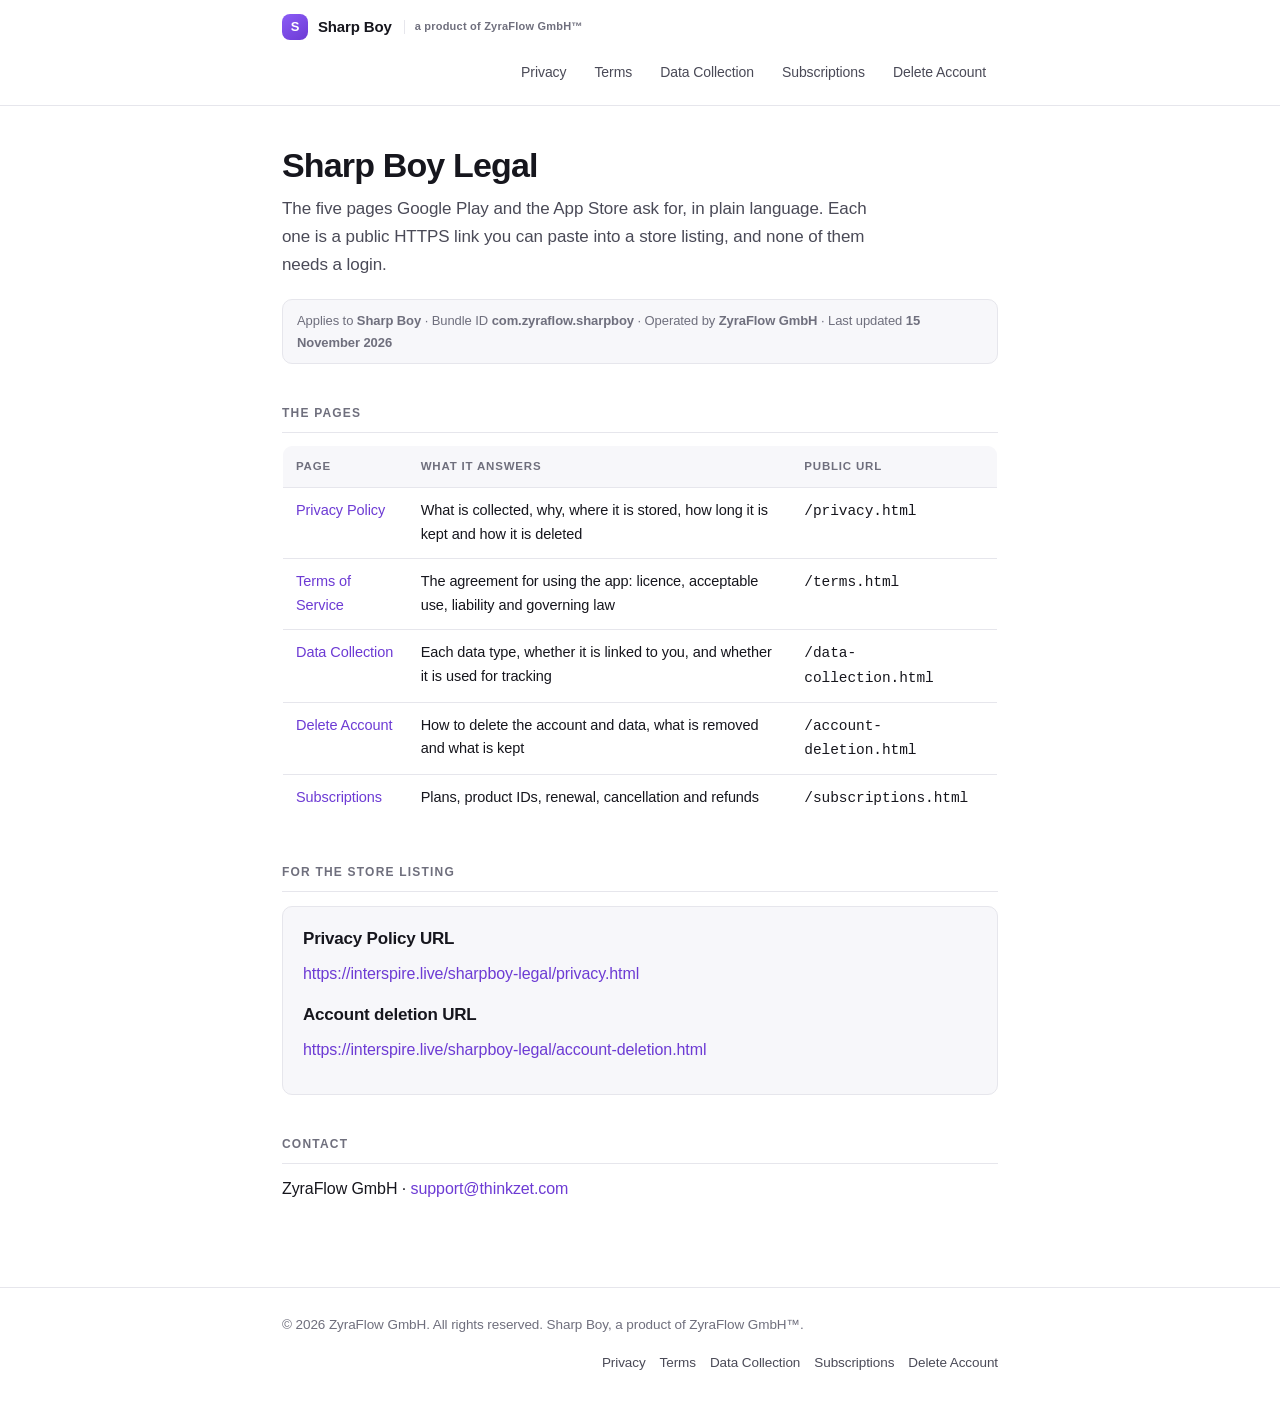
<file: index.html>
<!DOCTYPE html>
<html lang="en">
<head>
<meta charset="utf-8" />
<meta name="viewport" content="width=device-width, initial-scale=1" />
<title>Sharp Boy – Legal</title>
<meta name="description" content="Sharp Boy privacy policy, data collection disclosure, account deletion and subscription terms." />
<link rel="canonical" href="https://interspire.live/sharpboy-legal/" />
<meta name="robots" content="index, follow" />
<meta name="theme-color" content="#6d3bd4" />
<link rel="stylesheet" href="style.css" />
</head>
<body>
<header class="top">
  <div class="top-in">
    <a class="brand" href="index.html"><span class="mark" aria-hidden="true">S</span>Sharp Boy<span class="by">a product of ZyraFlow GmbH&trade;</span></a>
    <nav aria-label="Legal">
      <a href="privacy.html">Privacy</a>
      <a href="terms.html">Terms</a>
      <a href="data-collection.html">Data Collection</a>
      <a href="subscriptions.html">Subscriptions</a>
      <a href="account-deletion.html">Delete Account</a>
    </nav>
  </div>
</header>

<main class="wrap">
  <h1>Sharp Boy Legal</h1>
  <p class="lede">The five pages Google Play and the App Store ask for, in plain language. Each one is a public HTTPS link you can paste into a store listing, and none of them needs a login.</p>
  <p class="meta">Applies to <strong>Sharp Boy</strong> · Bundle ID <strong>com.zyraflow.sharpboy</strong> · Operated by <strong>ZyraFlow GmbH</strong> · Last updated <strong>15 November 2026</strong></p>

  <h2>The pages</h2>
  <table>
    <thead><tr><th>Page</th><th>What it answers</th><th>Public URL</th></tr></thead>
    <tbody>
      <tr><td data-l="Page"><a href="privacy.html">Privacy Policy</a></td><td data-l="What it answers">What is collected, why, where it is stored, how long it is kept and how it is deleted</td><td data-l="Public URL"><code>/privacy.html</code></td></tr>
      <tr><td data-l="Page"><a href="terms.html">Terms of Service</a></td><td data-l="What it answers">The agreement for using the app: licence, acceptable use, liability and governing law</td><td data-l="Public URL"><code>/terms.html</code></td></tr>
      <tr><td data-l="Page"><a href="data-collection.html">Data Collection</a></td><td data-l="What it answers">Each data type, whether it is linked to you, and whether it is used for tracking</td><td data-l="Public URL"><code>/data-collection.html</code></td></tr>
      <tr><td data-l="Page"><a href="account-deletion.html">Delete Account</a></td><td data-l="What it answers">How to delete the account and data, what is removed and what is kept</td><td data-l="Public URL"><code>/account-deletion.html</code></td></tr>
      <tr><td data-l="Page"><a href="subscriptions.html">Subscriptions</a></td><td data-l="What it answers">Plans, product IDs, renewal, cancellation and refunds</td><td data-l="Public URL"><code>/subscriptions.html</code></td></tr>
    </tbody>
  </table>

  <h2>For the store listing</h2>
  <div class="card tint">
    <h3>Privacy Policy URL</h3>
    <p><a href="privacy.html">https://interspire.live/sharpboy-legal/privacy.html</a></p>
    <h3>Account deletion URL</h3>
    <p><a href="account-deletion.html">https://interspire.live/sharpboy-legal/account-deletion.html</a></p>
  </div>

  <h2>Contact</h2>
  <p>ZyraFlow GmbH · <a href="mailto:support@thinkzet.com">support@thinkzet.com</a></p>
</main>

<footer>
  <div class="wrap">
    <span>&copy; 2026 ZyraFlow GmbH. All rights reserved. Sharp Boy, a product of ZyraFlow GmbH&trade;.</span>
    <nav aria-label="Footer">
      <a href="privacy.html">Privacy</a>
      <a href="terms.html">Terms</a>
      <a href="data-collection.html">Data Collection</a>
      <a href="subscriptions.html">Subscriptions</a>
      <a href="account-deletion.html">Delete Account</a>
    </nav>
  </div>
</footer>
</body>
</html>
</file>
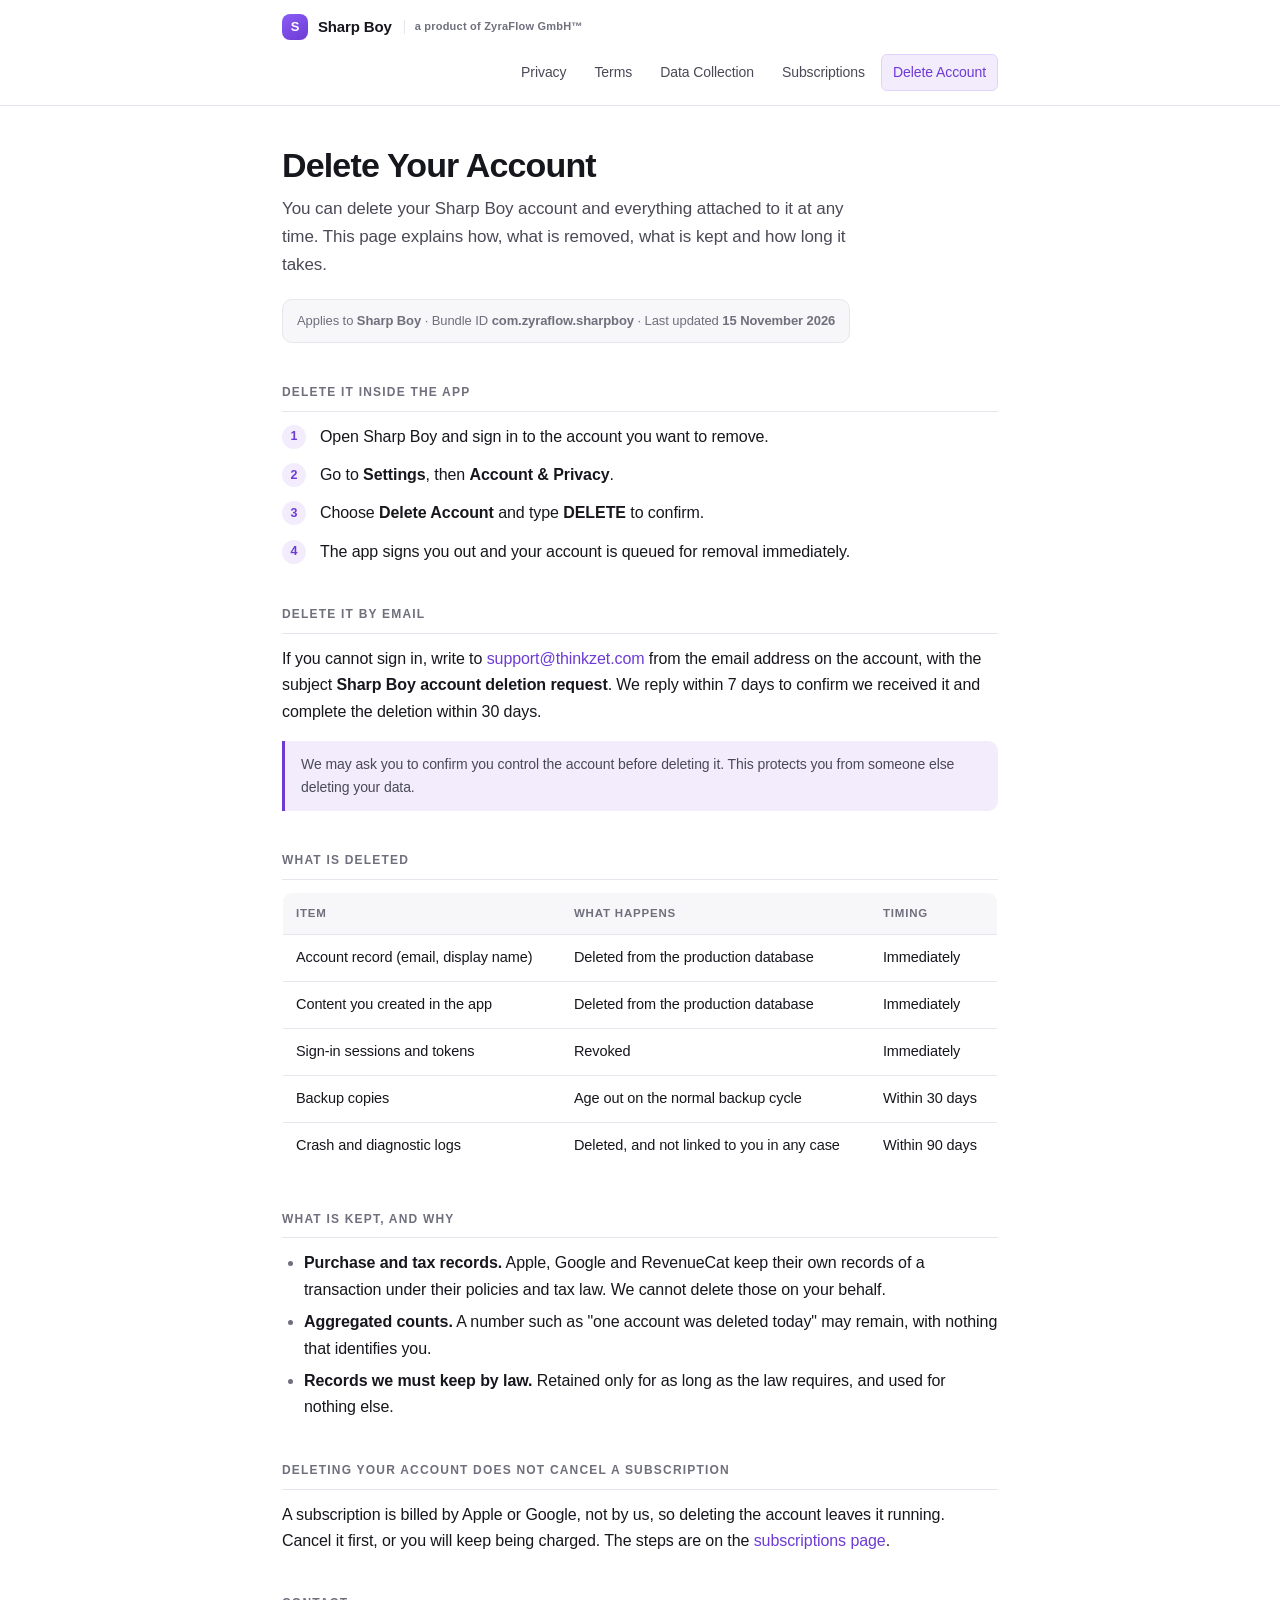
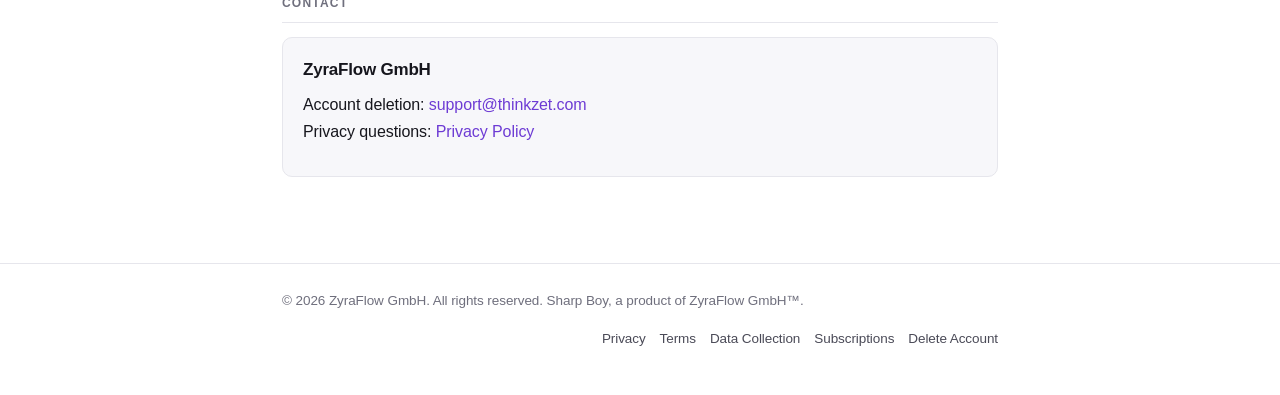
<file: account-deletion.html>
<!DOCTYPE html>
<html lang="en">
<head>
<meta charset="utf-8" />
<meta name="viewport" content="width=device-width, initial-scale=1" />
<title>Sharp Boy – Delete Your Account</title>
<meta name="description" content="How to delete your Sharp Boy account and data, what is removed, what is kept, and how long it takes." />
<link rel="canonical" href="https://interspire.live/sharpboy-legal/account-deletion.html" />
<meta name="robots" content="index, follow" />
<meta name="theme-color" content="#6d3bd4" />
<link rel="stylesheet" href="style.css" />
</head>
<body>
<header class="top">
  <div class="top-in">
    <a class="brand" href="index.html"><span class="mark" aria-hidden="true">S</span>Sharp Boy<span class="by">a product of ZyraFlow GmbH&trade;</span></a>
    <nav aria-label="Legal">
      <a href="privacy.html">Privacy</a>
      <a href="terms.html">Terms</a>
      <a href="data-collection.html">Data Collection</a>
      <a href="subscriptions.html">Subscriptions</a>
      <a href="account-deletion.html" aria-current="page">Delete Account</a>
    </nav>
  </div>
</header>

<main class="wrap">
  <h1>Delete Your Account</h1>
  <p class="lede">You can delete your Sharp Boy account and everything attached to it at any time. This page explains how, what is removed, what is kept and how long it takes.</p>
  <p class="meta">Applies to <strong>Sharp Boy</strong> · Bundle ID <strong>com.zyraflow.sharpboy</strong> · Last updated <strong>15 November 2026</strong></p>

  <h2>Delete it inside the app</h2>
  <ol class="steps">
    <li>Open Sharp Boy and sign in to the account you want to remove.</li>
    <li>Go to <strong>Settings</strong>, then <strong>Account &amp; Privacy</strong>.</li>
    <li>Choose <strong>Delete Account</strong> and type <strong>DELETE</strong> to confirm.</li>
    <li>The app signs you out and your account is queued for removal immediately.</li>
  </ol>

  <h2>Delete it by email</h2>
  <p>If you cannot sign in, write to <a href="mailto:support@thinkzet.com?subject=Sharp%20Boy%20account%20deletion%20request">support@thinkzet.com</a> from the email address on the account, with the subject <strong>Sharp Boy account deletion request</strong>. We reply within 7 days to confirm we received it and complete the deletion within 30 days.</p>
  <div class="note">We may ask you to confirm you control the account before deleting it. This protects you from someone else deleting your data.</div>

  <h2>What is deleted</h2>
  <table>
    <thead><tr><th>Item</th><th>What happens</th><th>Timing</th></tr></thead>
    <tbody>
      <tr><td data-l="Item">Account record (email, display name)</td><td data-l="What happens">Deleted from the production database</td><td data-l="Timing">Immediately</td></tr>
      <tr><td data-l="Item">Content you created in the app</td><td data-l="What happens">Deleted from the production database</td><td data-l="Timing">Immediately</td></tr>
      <tr><td data-l="Item">Sign-in sessions and tokens</td><td data-l="What happens">Revoked</td><td data-l="Timing">Immediately</td></tr>
      <tr><td data-l="Item">Backup copies</td><td data-l="What happens">Age out on the normal backup cycle</td><td data-l="Timing">Within 30 days</td></tr>
      <tr><td data-l="Item">Crash and diagnostic logs</td><td data-l="What happens">Deleted, and not linked to you in any case</td><td data-l="Timing">Within 90 days</td></tr>
    </tbody>
  </table>

  <h2>What is kept, and why</h2>
  <ul>
    <li><strong>Purchase and tax records.</strong> Apple, Google and RevenueCat keep their own records of a transaction under their policies and tax law. We cannot delete those on your behalf.</li>
    <li><strong>Aggregated counts.</strong> A number such as "one account was deleted today" may remain, with nothing that identifies you.</li>
    <li><strong>Records we must keep by law.</strong> Retained only for as long as the law requires, and used for nothing else.</li>
  </ul>

  <h2>Deleting your account does not cancel a subscription</h2>
  <p>A subscription is billed by Apple or Google, not by us, so deleting the account leaves it running. Cancel it first, or you will keep being charged. The steps are on the <a href="subscriptions.html">subscriptions page</a>.</p>

  <h2>Contact</h2>
  <div class="card tint">
    <h3>ZyraFlow GmbH</h3>
    <p>Account deletion: <a href="mailto:support@thinkzet.com?subject=Sharp%20Boy%20account%20deletion%20request">support@thinkzet.com</a><br />
    Privacy questions: <a href="privacy.html">Privacy Policy</a></p>
  </div>
</main>

<footer>
  <div class="wrap">
    <span>&copy; 2026 ZyraFlow GmbH. All rights reserved. Sharp Boy, a product of ZyraFlow GmbH&trade;.</span>
    <nav aria-label="Footer">
      <a href="privacy.html">Privacy</a>
      <a href="terms.html">Terms</a>
      <a href="data-collection.html">Data Collection</a>
      <a href="subscriptions.html">Subscriptions</a>
      <a href="account-deletion.html">Delete Account</a>
    </nav>
  </div>
</footer>
</body>
</html>
</file>
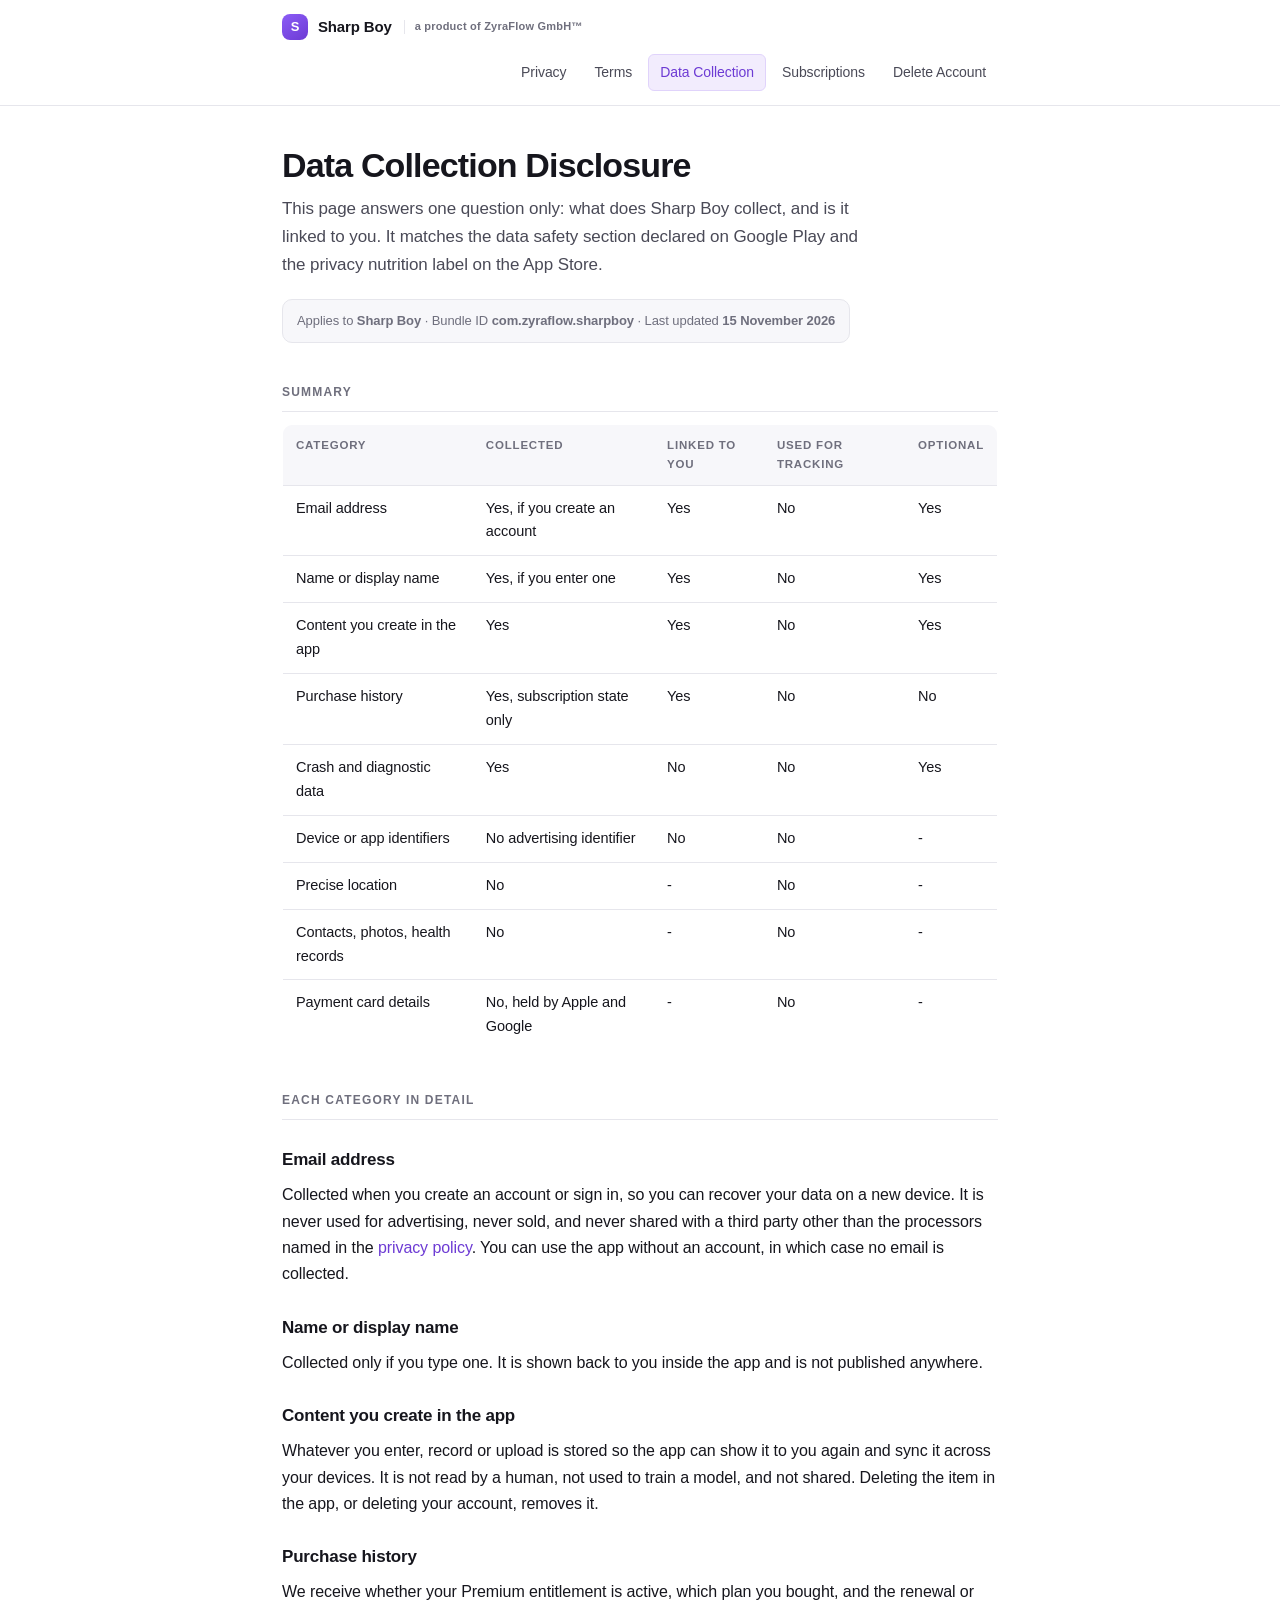
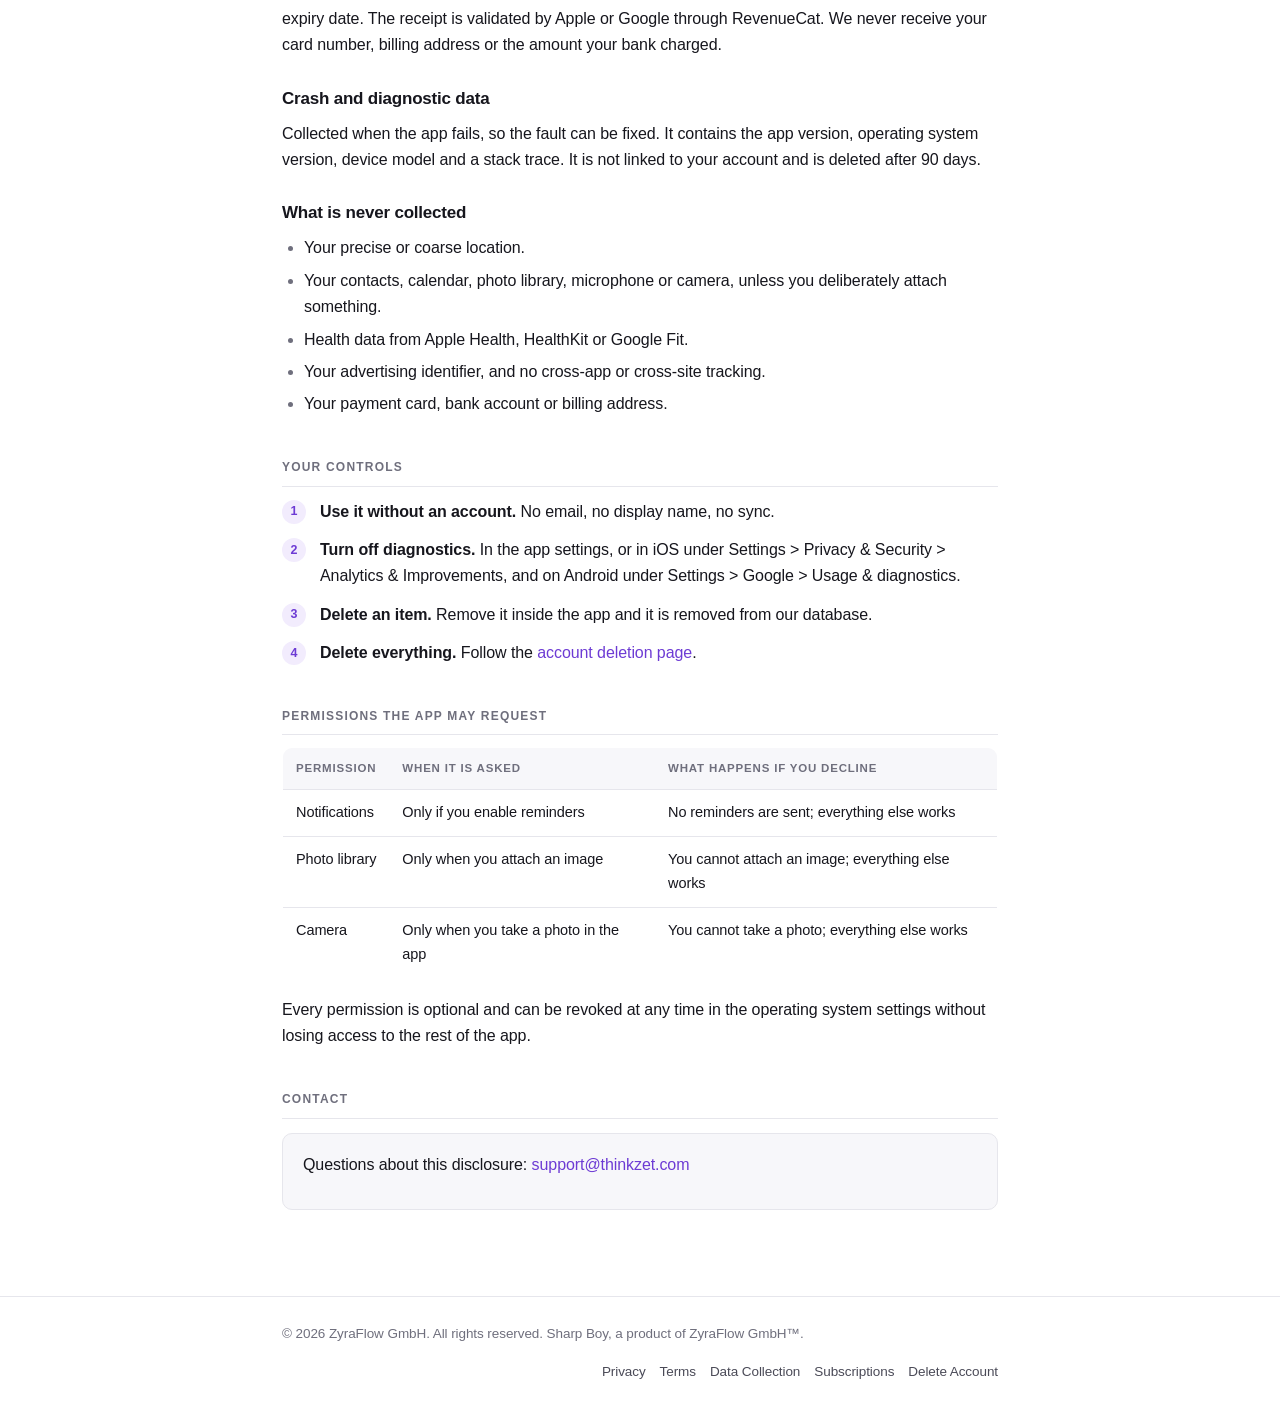
<file: data-collection.html>
<!DOCTYPE html>
<html lang="en">
<head>
<meta charset="utf-8" />
<meta name="viewport" content="width=device-width, initial-scale=1" />
<title>Sharp Boy – Data Collection Disclosure</title>
<meta name="description" content="Exactly what Sharp Boy collects, whether it is linked to you, whether it is used for tracking, and how to turn each category off." />
<link rel="canonical" href="https://interspire.live/sharpboy-legal/data-collection.html" />
<meta name="robots" content="index, follow" />
<meta name="theme-color" content="#6d3bd4" />
<link rel="stylesheet" href="style.css" />
</head>
<body>
<header class="top">
  <div class="top-in">
    <a class="brand" href="index.html"><span class="mark" aria-hidden="true">S</span>Sharp Boy<span class="by">a product of ZyraFlow GmbH&trade;</span></a>
    <nav aria-label="Legal">
      <a href="privacy.html">Privacy</a>
      <a href="terms.html">Terms</a>
      <a href="data-collection.html" aria-current="page">Data Collection</a>
      <a href="subscriptions.html">Subscriptions</a>
      <a href="account-deletion.html">Delete Account</a>
    </nav>
  </div>
</header>

<main class="wrap">
  <h1>Data Collection Disclosure</h1>
  <p class="lede">This page answers one question only: what does Sharp Boy collect, and is it linked to you. It matches the data safety section declared on Google Play and the privacy nutrition label on the App Store.</p>
  <p class="meta">Applies to <strong>Sharp Boy</strong> · Bundle ID <strong>com.zyraflow.sharpboy</strong> · Last updated <strong>15 November 2026</strong></p>

  <h2>Summary</h2>
  <table>
    <thead><tr><th>Category</th><th>Collected</th><th>Linked to you</th><th>Used for tracking</th><th>Optional</th></tr></thead>
    <tbody>
      <tr><td data-l="Category">Email address</td><td data-l="Collected">Yes, if you create an account</td><td data-l="Linked to you">Yes</td><td data-l="Used for tracking">No</td><td data-l="Optional">Yes</td></tr>
      <tr><td data-l="Category">Name or display name</td><td data-l="Collected">Yes, if you enter one</td><td data-l="Linked to you">Yes</td><td data-l="Used for tracking">No</td><td data-l="Optional">Yes</td></tr>
      <tr><td data-l="Category">Content you create in the app</td><td data-l="Collected">Yes</td><td data-l="Linked to you">Yes</td><td data-l="Used for tracking">No</td><td data-l="Optional">Yes</td></tr>
      <tr><td data-l="Category">Purchase history</td><td data-l="Collected">Yes, subscription state only</td><td data-l="Linked to you">Yes</td><td data-l="Used for tracking">No</td><td data-l="Optional">No</td></tr>
      <tr><td data-l="Category">Crash and diagnostic data</td><td data-l="Collected">Yes</td><td data-l="Linked to you">No</td><td data-l="Used for tracking">No</td><td data-l="Optional">Yes</td></tr>
      <tr><td data-l="Category">Device or app identifiers</td><td data-l="Collected">No advertising identifier</td><td data-l="Linked to you">No</td><td data-l="Used for tracking">No</td><td data-l="Optional">-</td></tr>
      <tr><td data-l="Category">Precise location</td><td data-l="Collected">No</td><td data-l="Linked to you">-</td><td data-l="Used for tracking">No</td><td data-l="Optional">-</td></tr>
      <tr><td data-l="Category">Contacts, photos, health records</td><td data-l="Collected">No</td><td data-l="Linked to you">-</td><td data-l="Used for tracking">No</td><td data-l="Optional">-</td></tr>
      <tr><td data-l="Category">Payment card details</td><td data-l="Collected">No, held by Apple and Google</td><td data-l="Linked to you">-</td><td data-l="Used for tracking">No</td><td data-l="Optional">-</td></tr>
    </tbody>
  </table>

  <h2>Each category in detail</h2>

  <h3>Email address</h3>
  <p>Collected when you create an account or sign in, so you can recover your data on a new device. It is never used for advertising, never sold, and never shared with a third party other than the processors named in the <a href="privacy.html">privacy policy</a>. You can use the app without an account, in which case no email is collected.</p>

  <h3>Name or display name</h3>
  <p>Collected only if you type one. It is shown back to you inside the app and is not published anywhere.</p>

  <h3>Content you create in the app</h3>
  <p>Whatever you enter, record or upload is stored so the app can show it to you again and sync it across your devices. It is not read by a human, not used to train a model, and not shared. Deleting the item in the app, or deleting your account, removes it.</p>

  <h3>Purchase history</h3>
  <p>We receive whether your Premium entitlement is active, which plan you bought, and the renewal or expiry date. The receipt is validated by Apple or Google through RevenueCat. We never receive your card number, billing address or the amount your bank charged.</p>

  <h3>Crash and diagnostic data</h3>
  <p>Collected when the app fails, so the fault can be fixed. It contains the app version, operating system version, device model and a stack trace. It is not linked to your account and is deleted after 90 days.</p>

  <h3>What is never collected</h3>
  <ul>
    <li>Your precise or coarse location.</li>
    <li>Your contacts, calendar, photo library, microphone or camera, unless you deliberately attach something.</li>
    <li>Health data from Apple Health, HealthKit or Google Fit.</li>
    <li>Your advertising identifier, and no cross-app or cross-site tracking.</li>
    <li>Your payment card, bank account or billing address.</li>
  </ul>

  <h2>Your controls</h2>
  <ol class="steps">
    <li><strong>Use it without an account.</strong> No email, no display name, no sync.</li>
    <li><strong>Turn off diagnostics.</strong> In the app settings, or in iOS under Settings &gt; Privacy &amp; Security &gt; Analytics &amp; Improvements, and on Android under Settings &gt; Google &gt; Usage &amp; diagnostics.</li>
    <li><strong>Delete an item.</strong> Remove it inside the app and it is removed from our database.</li>
    <li><strong>Delete everything.</strong> Follow the <a href="account-deletion.html">account deletion page</a>.</li>
  </ol>

  <h2>Permissions the app may request</h2>
  <table>
    <thead><tr><th>Permission</th><th>When it is asked</th><th>What happens if you decline</th></tr></thead>
    <tbody>
      <tr><td data-l="Permission">Notifications</td><td data-l="When it is asked">Only if you enable reminders</td><td data-l="What happens if you decline">No reminders are sent; everything else works</td></tr>
      <tr><td data-l="Permission">Photo library</td><td data-l="When it is asked">Only when you attach an image</td><td data-l="What happens if you decline">You cannot attach an image; everything else works</td></tr>
      <tr><td data-l="Permission">Camera</td><td data-l="When it is asked">Only when you take a photo in the app</td><td data-l="What happens if you decline">You cannot take a photo; everything else works</td></tr>
    </tbody>
  </table>
  <p>Every permission is optional and can be revoked at any time in the operating system settings without losing access to the rest of the app.</p>

  <h2>Contact</h2>
  <div class="card tint">
    <p>Questions about this disclosure: <a href="mailto:support@thinkzet.com">support@thinkzet.com</a></p>
  </div>
</main>

<footer>
  <div class="wrap">
    <span>&copy; 2026 ZyraFlow GmbH. All rights reserved. Sharp Boy, a product of ZyraFlow GmbH&trade;.</span>
    <nav aria-label="Footer">
      <a href="privacy.html">Privacy</a>
      <a href="terms.html">Terms</a>
      <a href="data-collection.html">Data Collection</a>
      <a href="subscriptions.html">Subscriptions</a>
      <a href="account-deletion.html">Delete Account</a>
    </nav>
  </div>
</footer>
</body>
</html>
</file>
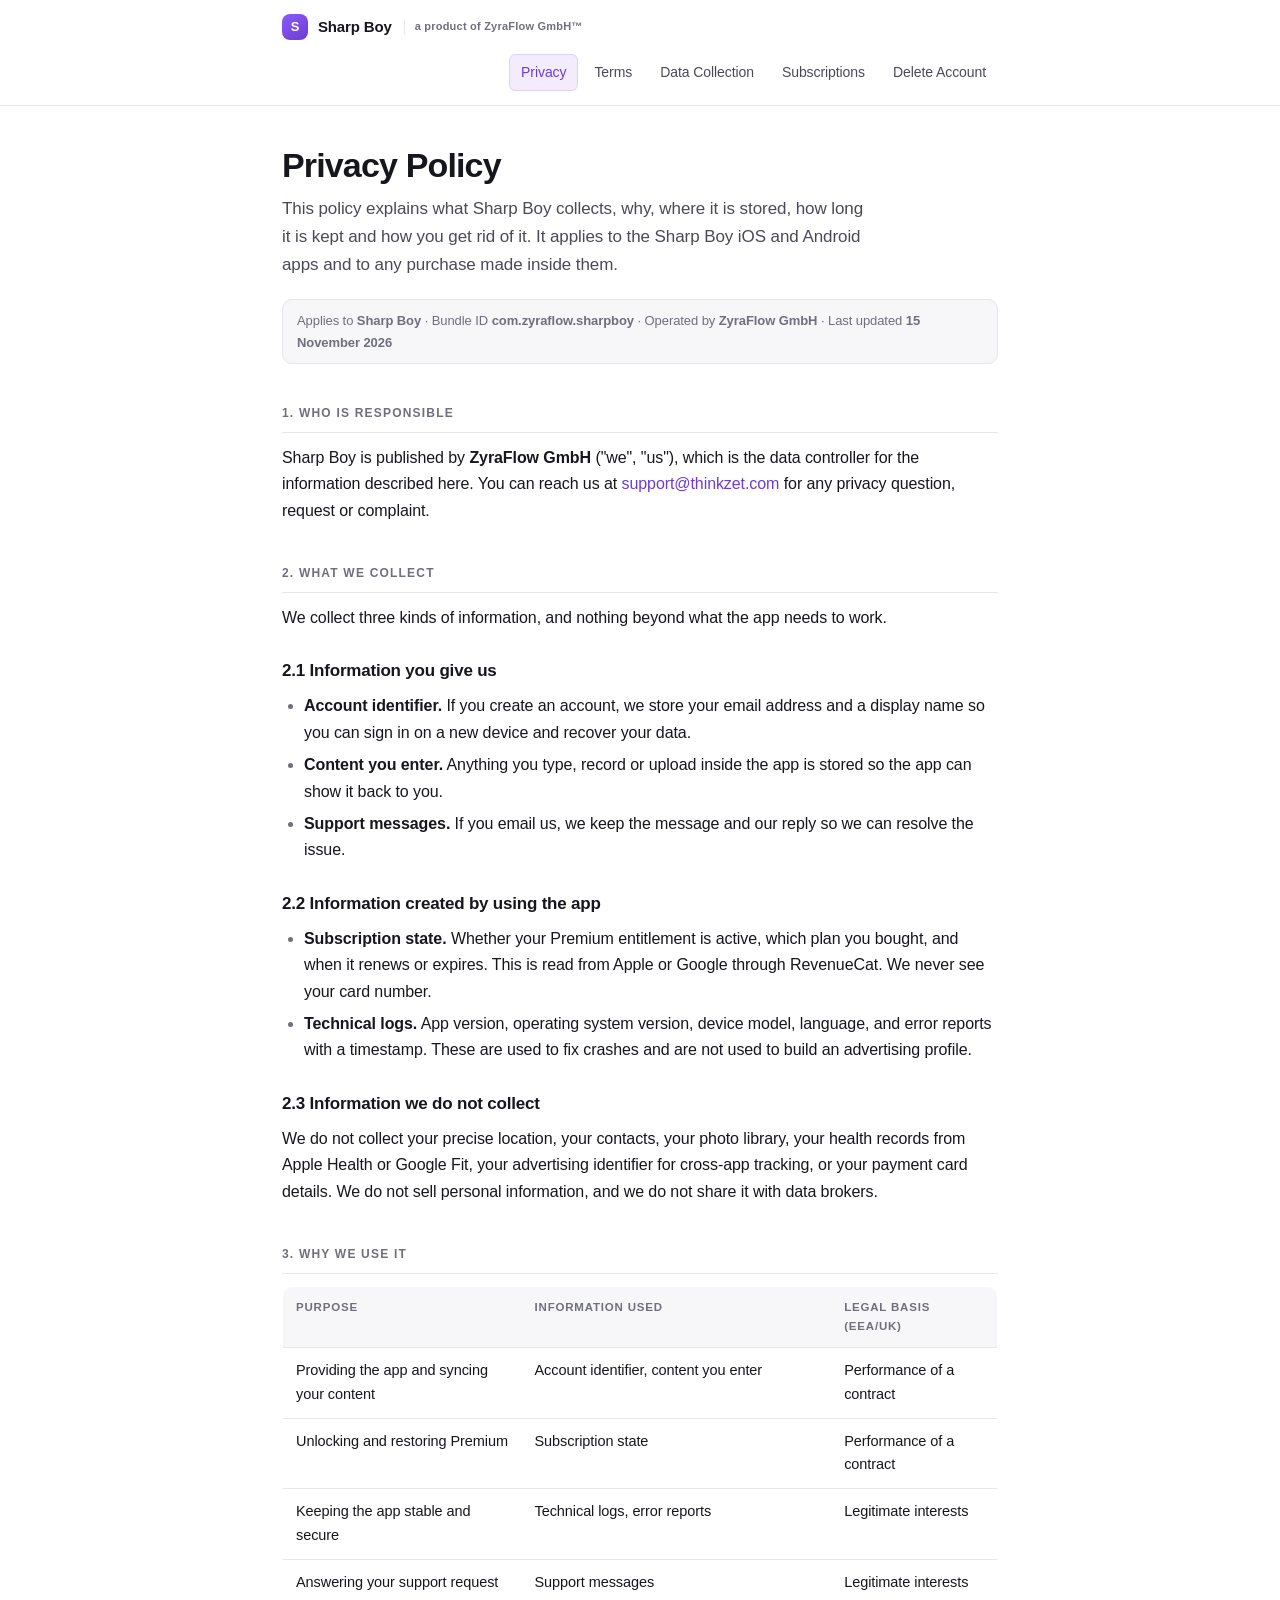
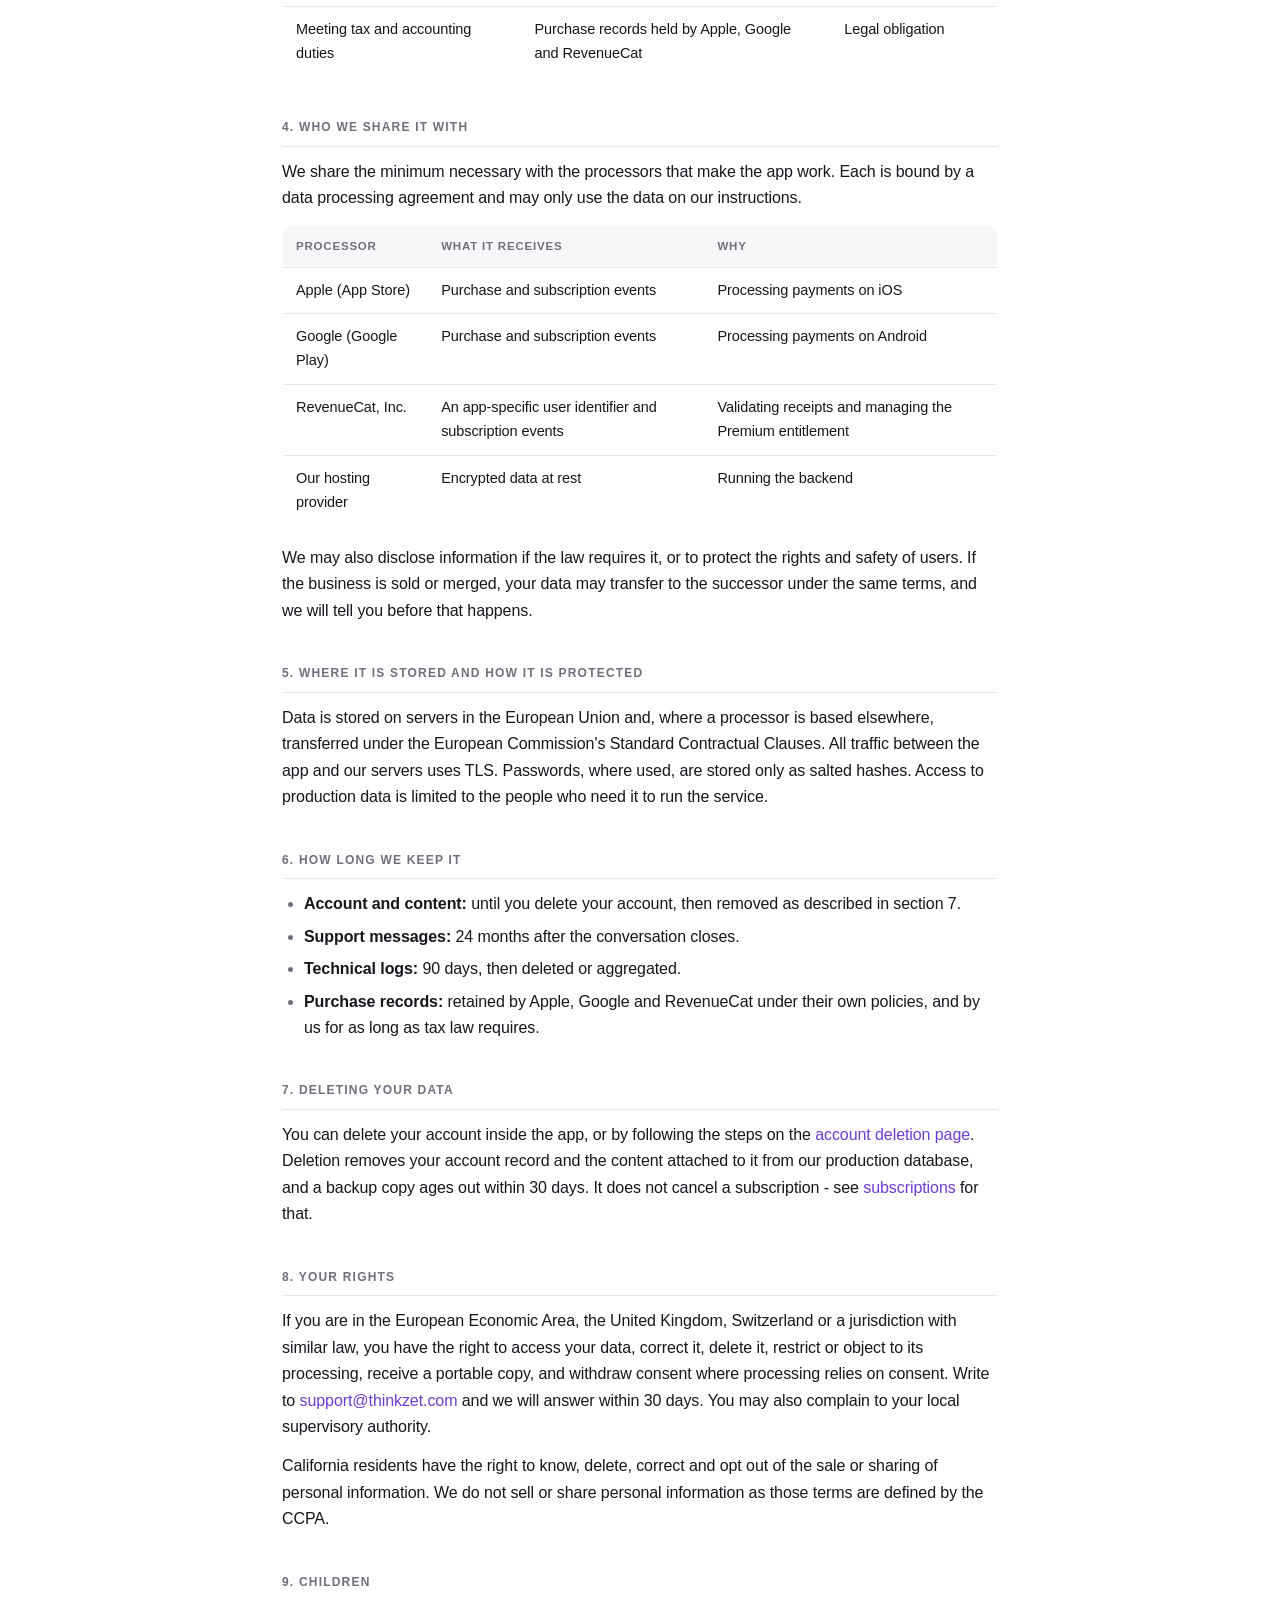
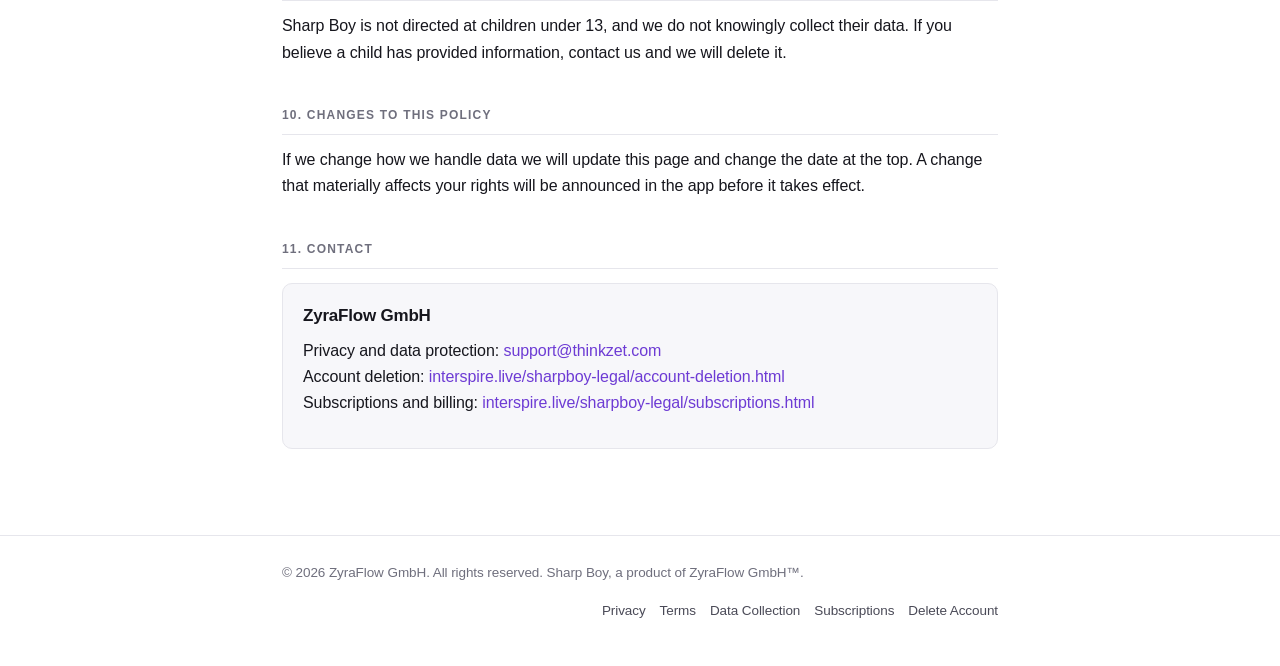
<file: privacy.html>
<!DOCTYPE html>
<html lang="en">
<head>
<meta charset="utf-8" />
<meta name="viewport" content="width=device-width, initial-scale=1" />
<title>Sharp Boy – Privacy Policy</title>
<meta name="description" content="How Sharp Boy collects, uses, stores and deletes your data, what it never collects, and how to reach us." />
<link rel="canonical" href="https://interspire.live/sharpboy-legal/privacy.html" />
<meta name="robots" content="index, follow" />
<meta name="theme-color" content="#6d3bd4" />
<link rel="stylesheet" href="style.css" />
</head>
<body>
<header class="top">
  <div class="top-in">
    <a class="brand" href="index.html"><span class="mark" aria-hidden="true">S</span>Sharp Boy<span class="by">a product of ZyraFlow GmbH&trade;</span></a>
    <nav aria-label="Legal">
      <a href="privacy.html" aria-current="page">Privacy</a>
      <a href="terms.html">Terms</a>
      <a href="data-collection.html">Data Collection</a>
      <a href="subscriptions.html">Subscriptions</a>
      <a href="account-deletion.html">Delete Account</a>
    </nav>
  </div>
</header>

<main class="wrap">
  <h1>Privacy Policy</h1>
  <p class="lede">This policy explains what Sharp Boy collects, why, where it is stored, how long it is kept and how you get rid of it. It applies to the Sharp Boy iOS and Android apps and to any purchase made inside them.</p>
  <p class="meta">Applies to <strong>Sharp Boy</strong> · Bundle ID <strong>com.zyraflow.sharpboy</strong> · Operated by <strong>ZyraFlow GmbH</strong> · Last updated <strong>15 November 2026</strong></p>

  <h2>1. Who is responsible</h2>
  <p>Sharp Boy is published by <strong>ZyraFlow GmbH</strong> ("we", "us"), which is the data controller for the information described here. You can reach us at <a href="mailto:support@thinkzet.com">support@thinkzet.com</a> for any privacy question, request or complaint.</p>

  <h2>2. What we collect</h2>
  <p>We collect three kinds of information, and nothing beyond what the app needs to work.</p>

  <h3>2.1 Information you give us</h3>
  <ul>
    <li><strong>Account identifier.</strong> If you create an account, we store your email address and a display name so you can sign in on a new device and recover your data.</li>
    <li><strong>Content you enter.</strong> Anything you type, record or upload inside the app is stored so the app can show it back to you.</li>
    <li><strong>Support messages.</strong> If you email us, we keep the message and our reply so we can resolve the issue.</li>
  </ul>

  <h3>2.2 Information created by using the app</h3>
  <ul>
    <li><strong>Subscription state.</strong> Whether your Premium entitlement is active, which plan you bought, and when it renews or expires. This is read from Apple or Google through RevenueCat. We never see your card number.</li>
    <li><strong>Technical logs.</strong> App version, operating system version, device model, language, and error reports with a timestamp. These are used to fix crashes and are not used to build an advertising profile.</li>
  </ul>

  <h3>2.3 Information we do not collect</h3>
  <p>We do not collect your precise location, your contacts, your photo library, your health records from Apple Health or Google Fit, your advertising identifier for cross-app tracking, or your payment card details. We do not sell personal information, and we do not share it with data brokers.</p>

  <h2>3. Why we use it</h2>
  <table>
    <thead><tr><th>Purpose</th><th>Information used</th><th>Legal basis (EEA/UK)</th></tr></thead>
    <tbody>
      <tr><td data-l="Purpose">Providing the app and syncing your content</td><td data-l="Information used">Account identifier, content you enter</td><td data-l="Legal basis (EEA/UK)">Performance of a contract</td></tr>
      <tr><td data-l="Purpose">Unlocking and restoring Premium</td><td data-l="Information used">Subscription state</td><td data-l="Legal basis (EEA/UK)">Performance of a contract</td></tr>
      <tr><td data-l="Purpose">Keeping the app stable and secure</td><td data-l="Information used">Technical logs, error reports</td><td data-l="Legal basis (EEA/UK)">Legitimate interests</td></tr>
      <tr><td data-l="Purpose">Answering your support request</td><td data-l="Information used">Support messages</td><td data-l="Legal basis (EEA/UK)">Legitimate interests</td></tr>
      <tr><td data-l="Purpose">Meeting tax and accounting duties</td><td data-l="Information used">Purchase records held by Apple, Google and RevenueCat</td><td data-l="Legal basis (EEA/UK)">Legal obligation</td></tr>
    </tbody>
  </table>

  <h2>4. Who we share it with</h2>
  <p>We share the minimum necessary with the processors that make the app work. Each is bound by a data processing agreement and may only use the data on our instructions.</p>
  <table>
    <thead><tr><th>Processor</th><th>What it receives</th><th>Why</th></tr></thead>
    <tbody>
      <tr><td data-l="Processor">Apple (App Store)</td><td data-l="What it receives">Purchase and subscription events</td><td data-l="Why">Processing payments on iOS</td></tr>
      <tr><td data-l="Processor">Google (Google Play)</td><td data-l="What it receives">Purchase and subscription events</td><td data-l="Why">Processing payments on Android</td></tr>
      <tr><td data-l="Processor">RevenueCat, Inc.</td><td data-l="What it receives">An app-specific user identifier and subscription events</td><td data-l="Why">Validating receipts and managing the Premium entitlement</td></tr>
      <tr><td data-l="Processor">Our hosting provider</td><td data-l="What it receives">Encrypted data at rest</td><td data-l="Why">Running the backend</td></tr>
    </tbody>
  </table>
  <p>We may also disclose information if the law requires it, or to protect the rights and safety of users. If the business is sold or merged, your data may transfer to the successor under the same terms, and we will tell you before that happens.</p>

  <h2>5. Where it is stored and how it is protected</h2>
  <p>Data is stored on servers in the European Union and, where a processor is based elsewhere, transferred under the European Commission's Standard Contractual Clauses. All traffic between the app and our servers uses TLS. Passwords, where used, are stored only as salted hashes. Access to production data is limited to the people who need it to run the service.</p>

  <h2>6. How long we keep it</h2>
  <ul>
    <li><strong>Account and content:</strong> until you delete your account, then removed as described in section 7.</li>
    <li><strong>Support messages:</strong> 24 months after the conversation closes.</li>
    <li><strong>Technical logs:</strong> 90 days, then deleted or aggregated.</li>
    <li><strong>Purchase records:</strong> retained by Apple, Google and RevenueCat under their own policies, and by us for as long as tax law requires.</li>
  </ul>

  <h2>7. Deleting your data</h2>
  <p>You can delete your account inside the app, or by following the steps on the <a href="account-deletion.html">account deletion page</a>. Deletion removes your account record and the content attached to it from our production database, and a backup copy ages out within 30 days. It does not cancel a subscription - see <a href="subscriptions.html">subscriptions</a> for that.</p>

  <h2>8. Your rights</h2>
  <p>If you are in the European Economic Area, the United Kingdom, Switzerland or a jurisdiction with similar law, you have the right to access your data, correct it, delete it, restrict or object to its processing, receive a portable copy, and withdraw consent where processing relies on consent. Write to <a href="mailto:support@thinkzet.com">support@thinkzet.com</a> and we will answer within 30 days. You may also complain to your local supervisory authority.</p>
  <p>California residents have the right to know, delete, correct and opt out of the sale or sharing of personal information. We do not sell or share personal information as those terms are defined by the CCPA.</p>

  <h2>9. Children</h2>
  <p>Sharp Boy is not directed at children under 13, and we do not knowingly collect their data. If you believe a child has provided information, contact us and we will delete it.</p>

  <h2>10. Changes to this policy</h2>
  <p>If we change how we handle data we will update this page and change the date at the top. A change that materially affects your rights will be announced in the app before it takes effect.</p>

  <h2>11. Contact</h2>
  <div class="card tint">
    <h3>ZyraFlow GmbH</h3>
    <p>Privacy and data protection: <a href="mailto:support@thinkzet.com">support@thinkzet.com</a><br />
    Account deletion: <a href="account-deletion.html">interspire.live/sharpboy-legal/account-deletion.html</a><br />
    Subscriptions and billing: <a href="subscriptions.html">interspire.live/sharpboy-legal/subscriptions.html</a></p>
  </div>
</main>

<footer>
  <div class="wrap">
    <span>&copy; 2026 ZyraFlow GmbH. All rights reserved. Sharp Boy, a product of ZyraFlow GmbH&trade;.</span>
    <nav aria-label="Footer">
      <a href="privacy.html">Privacy</a>
      <a href="terms.html">Terms</a>
      <a href="data-collection.html">Data Collection</a>
      <a href="subscriptions.html">Subscriptions</a>
      <a href="account-deletion.html">Delete Account</a>
    </nav>
  </div>
</footer>
</body>
</html>
</file>
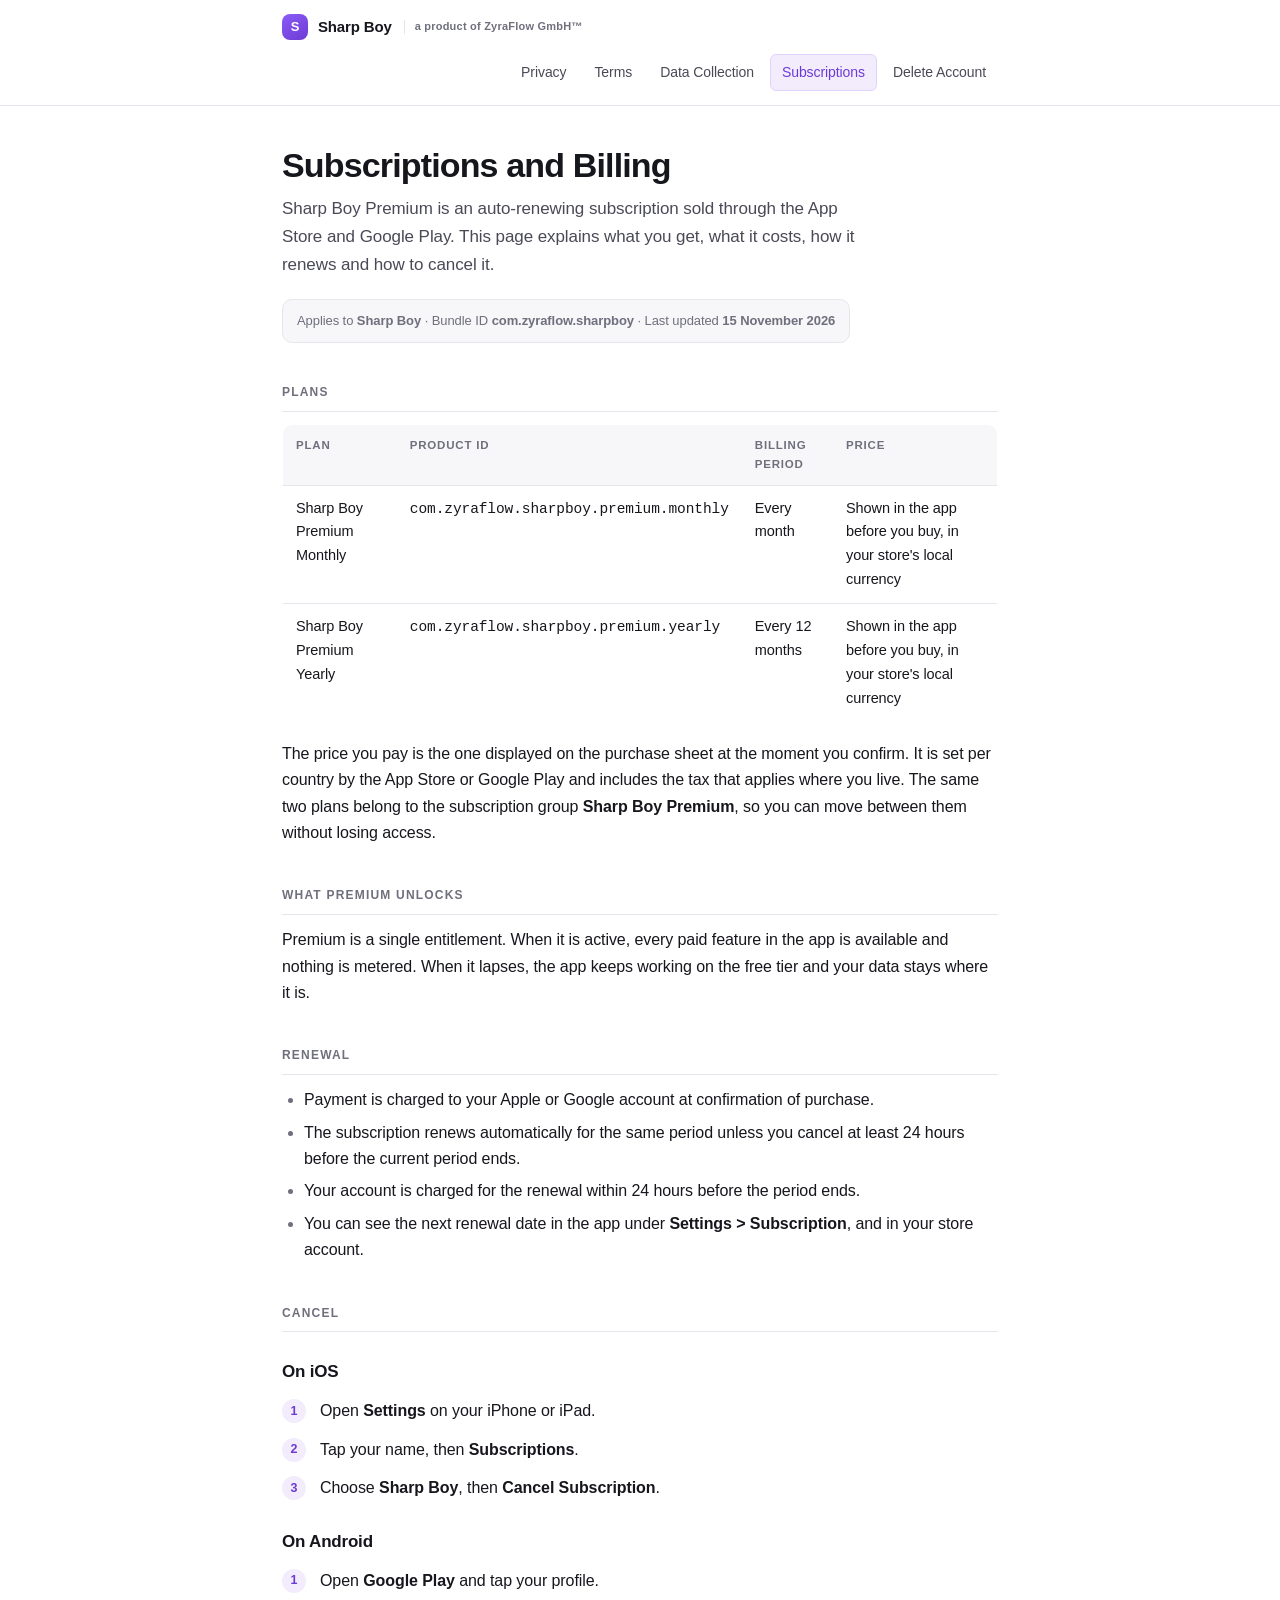
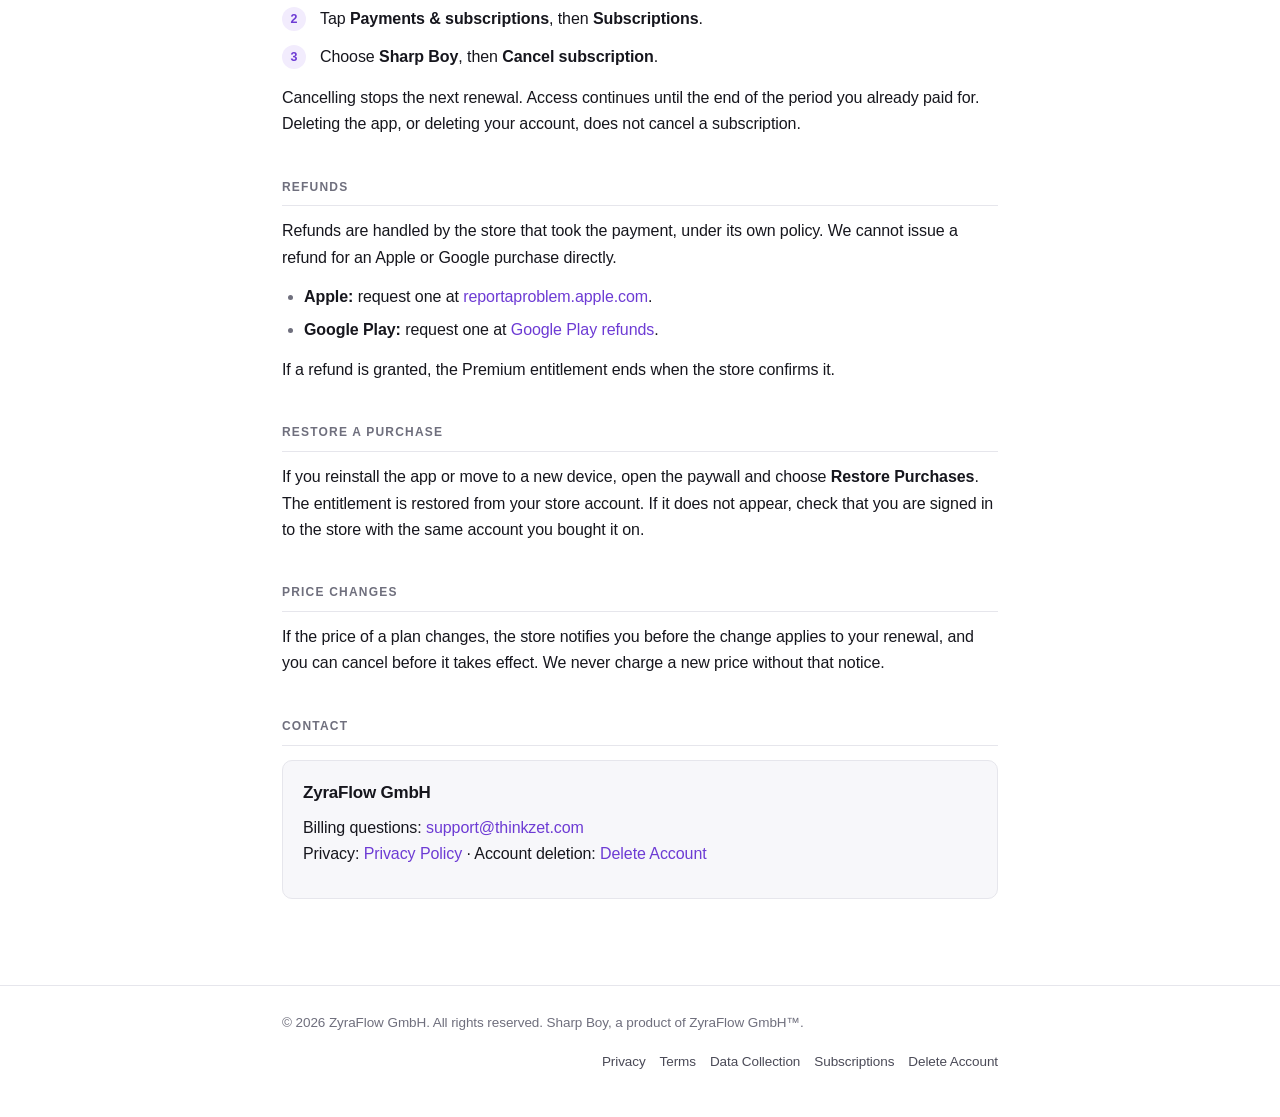
<file: subscriptions.html>
<!DOCTYPE html>
<html lang="en">
<head>
<meta charset="utf-8" />
<meta name="viewport" content="width=device-width, initial-scale=1" />
<title>Sharp Boy – Subscriptions and Billing</title>
<meta name="description" content="Sharp Boy Premium plans, prices, renewal, cancellation and refunds on the App Store and Google Play." />
<link rel="canonical" href="https://interspire.live/sharpboy-legal/subscriptions.html" />
<meta name="robots" content="index, follow" />
<meta name="theme-color" content="#6d3bd4" />
<link rel="stylesheet" href="style.css" />
</head>
<body>
<header class="top">
  <div class="top-in">
    <a class="brand" href="index.html"><span class="mark" aria-hidden="true">S</span>Sharp Boy<span class="by">a product of ZyraFlow GmbH&trade;</span></a>
    <nav aria-label="Legal">
      <a href="privacy.html">Privacy</a>
      <a href="terms.html">Terms</a>
      <a href="data-collection.html">Data Collection</a>
      <a href="subscriptions.html" aria-current="page">Subscriptions</a>
      <a href="account-deletion.html">Delete Account</a>
    </nav>
  </div>
</header>

<main class="wrap">
  <h1>Subscriptions and Billing</h1>
  <p class="lede">Sharp Boy Premium is an auto-renewing subscription sold through the App Store and Google Play. This page explains what you get, what it costs, how it renews and how to cancel it.</p>
  <p class="meta">Applies to <strong>Sharp Boy</strong> · Bundle ID <strong>com.zyraflow.sharpboy</strong> · Last updated <strong>15 November 2026</strong></p>

  <h2>Plans</h2>
  <table>
    <thead><tr><th>Plan</th><th>Product ID</th><th>Billing period</th><th>Price</th></tr></thead>
    <tbody>
      <tr><td data-l="Plan">Sharp Boy Premium Monthly</td><td data-l="Product ID"><code>com.zyraflow.sharpboy.premium.monthly</code></td><td data-l="Billing period">Every month</td><td data-l="Price">Shown in the app before you buy, in your store's local currency</td></tr>
      <tr><td data-l="Plan">Sharp Boy Premium Yearly</td><td data-l="Product ID"><code>com.zyraflow.sharpboy.premium.yearly</code></td><td data-l="Billing period">Every 12 months</td><td data-l="Price">Shown in the app before you buy, in your store's local currency</td></tr>
    </tbody>
  </table>
  <p>The price you pay is the one displayed on the purchase sheet at the moment you confirm. It is set per country by the App Store or Google Play and includes the tax that applies where you live. The same two plans belong to the subscription group <strong>Sharp Boy Premium</strong>, so you can move between them without losing access.</p>

  <h2>What Premium unlocks</h2>
  <p>Premium is a single entitlement. When it is active, every paid feature in the app is available and nothing is metered. When it lapses, the app keeps working on the free tier and your data stays where it is.</p>

  <h2>Renewal</h2>
  <ul>
    <li>Payment is charged to your Apple or Google account at confirmation of purchase.</li>
    <li>The subscription renews automatically for the same period unless you cancel at least 24 hours before the current period ends.</li>
    <li>Your account is charged for the renewal within 24 hours before the period ends.</li>
    <li>You can see the next renewal date in the app under <strong>Settings &gt; Subscription</strong>, and in your store account.</li>
  </ul>

  <h2>Cancel</h2>
  <h3>On iOS</h3>
  <ol class="steps">
    <li>Open <strong>Settings</strong> on your iPhone or iPad.</li>
    <li>Tap your name, then <strong>Subscriptions</strong>.</li>
    <li>Choose <strong>Sharp Boy</strong>, then <strong>Cancel Subscription</strong>.</li>
  </ol>
  <h3>On Android</h3>
  <ol class="steps">
    <li>Open <strong>Google Play</strong> and tap your profile.</li>
    <li>Tap <strong>Payments &amp; subscriptions</strong>, then <strong>Subscriptions</strong>.</li>
    <li>Choose <strong>Sharp Boy</strong>, then <strong>Cancel subscription</strong>.</li>
  </ol>
  <p>Cancelling stops the next renewal. Access continues until the end of the period you already paid for. Deleting the app, or deleting your account, does not cancel a subscription.</p>

  <h2>Refunds</h2>
  <p>Refunds are handled by the store that took the payment, under its own policy. We cannot issue a refund for an Apple or Google purchase directly.</p>
  <ul>
    <li><strong>Apple:</strong> request one at <a href="https://reportaproblem.apple.com" rel="noopener">reportaproblem.apple.com</a>.</li>
    <li><strong>Google Play:</strong> request one at <a href="https://support.google.com/googleplay/answer/2479637" rel="noopener">Google Play refunds</a>.</li>
  </ul>
  <p>If a refund is granted, the Premium entitlement ends when the store confirms it.</p>

  <h2>Restore a purchase</h2>
  <p>If you reinstall the app or move to a new device, open the paywall and choose <strong>Restore Purchases</strong>. The entitlement is restored from your store account. If it does not appear, check that you are signed in to the store with the same account you bought it on.</p>

  <h2>Price changes</h2>
  <p>If the price of a plan changes, the store notifies you before the change applies to your renewal, and you can cancel before it takes effect. We never charge a new price without that notice.</p>

  <h2>Contact</h2>
  <div class="card tint">
    <h3>ZyraFlow GmbH</h3>
    <p>Billing questions: <a href="mailto:support@thinkzet.com?subject=Sharp%20Boy%20billing">support@thinkzet.com</a><br />
    Privacy: <a href="privacy.html">Privacy Policy</a> · Account deletion: <a href="account-deletion.html">Delete Account</a></p>
  </div>
</main>

<footer>
  <div class="wrap">
    <span>&copy; 2026 ZyraFlow GmbH. All rights reserved. Sharp Boy, a product of ZyraFlow GmbH&trade;.</span>
    <nav aria-label="Footer">
      <a href="privacy.html">Privacy</a>
      <a href="terms.html">Terms</a>
      <a href="data-collection.html">Data Collection</a>
      <a href="subscriptions.html">Subscriptions</a>
      <a href="account-deletion.html">Delete Account</a>
    </nav>
  </div>
</footer>
</body>
</html>
</file>
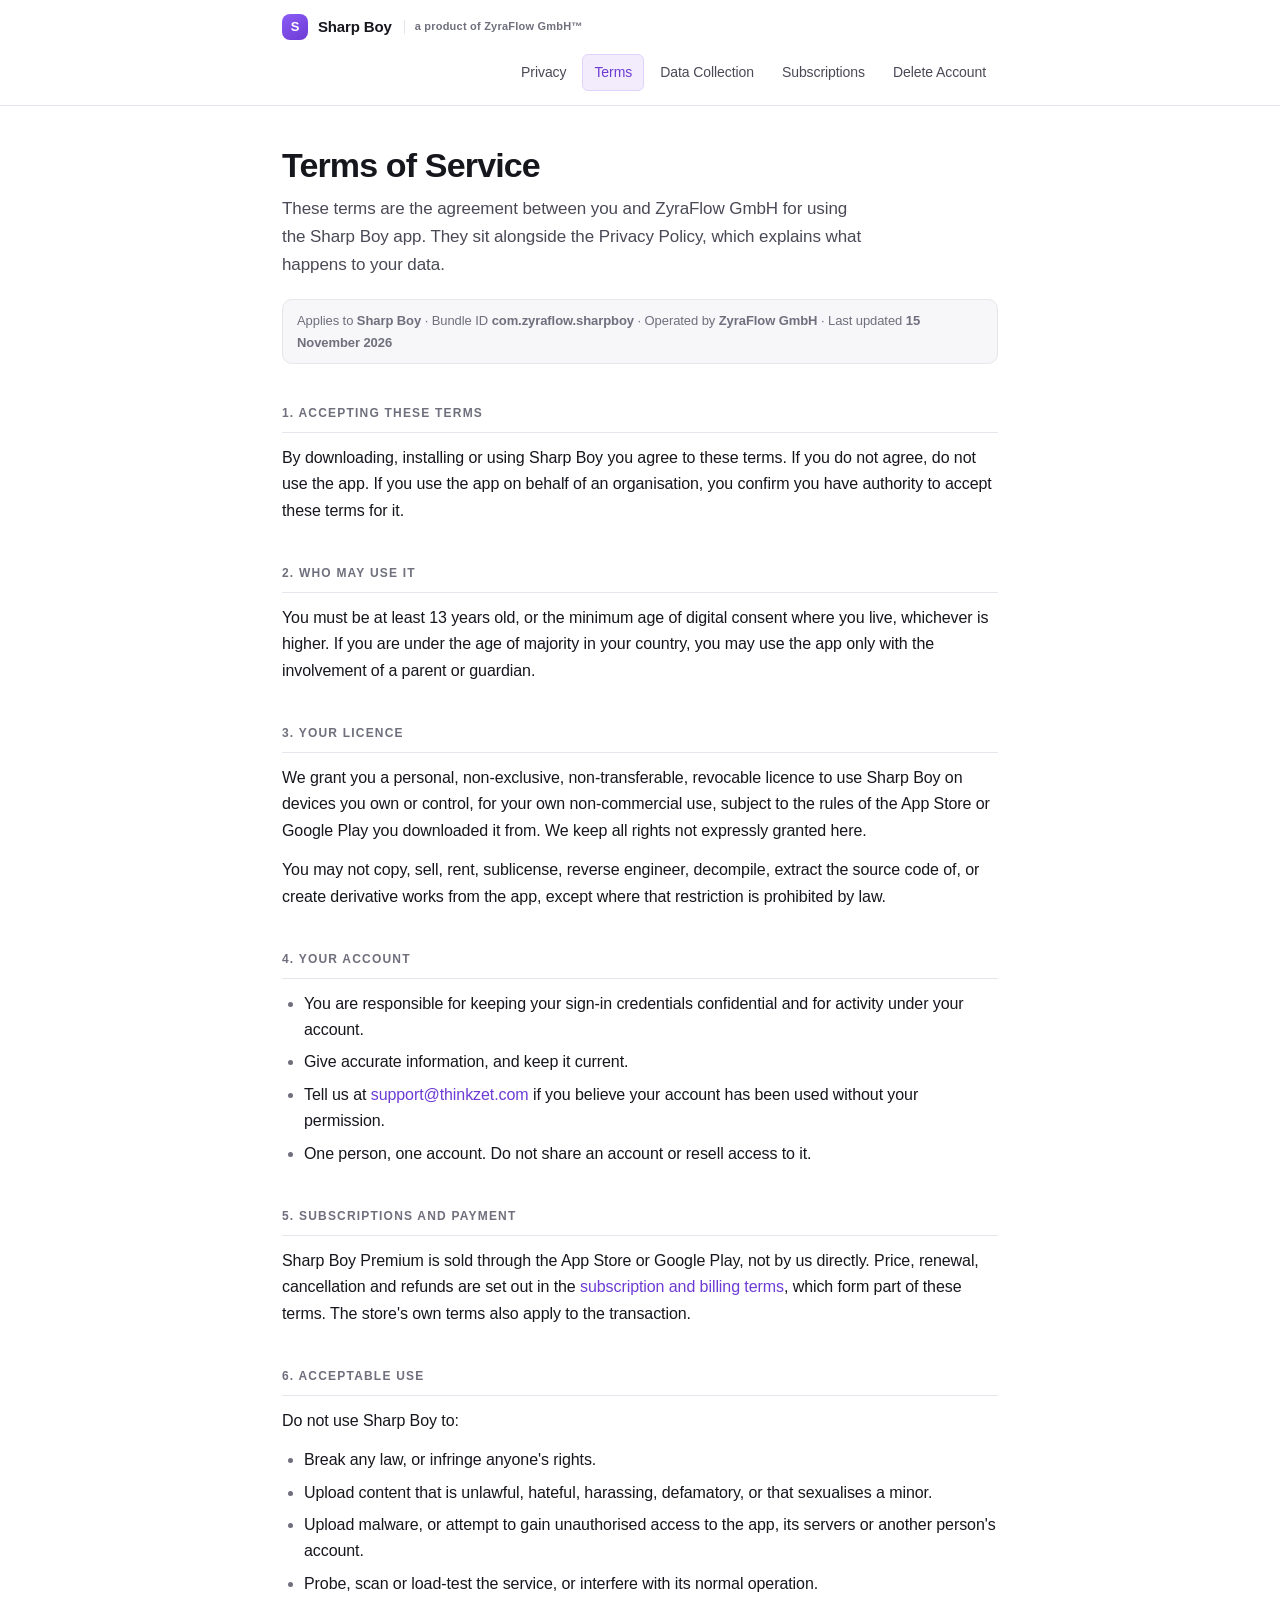
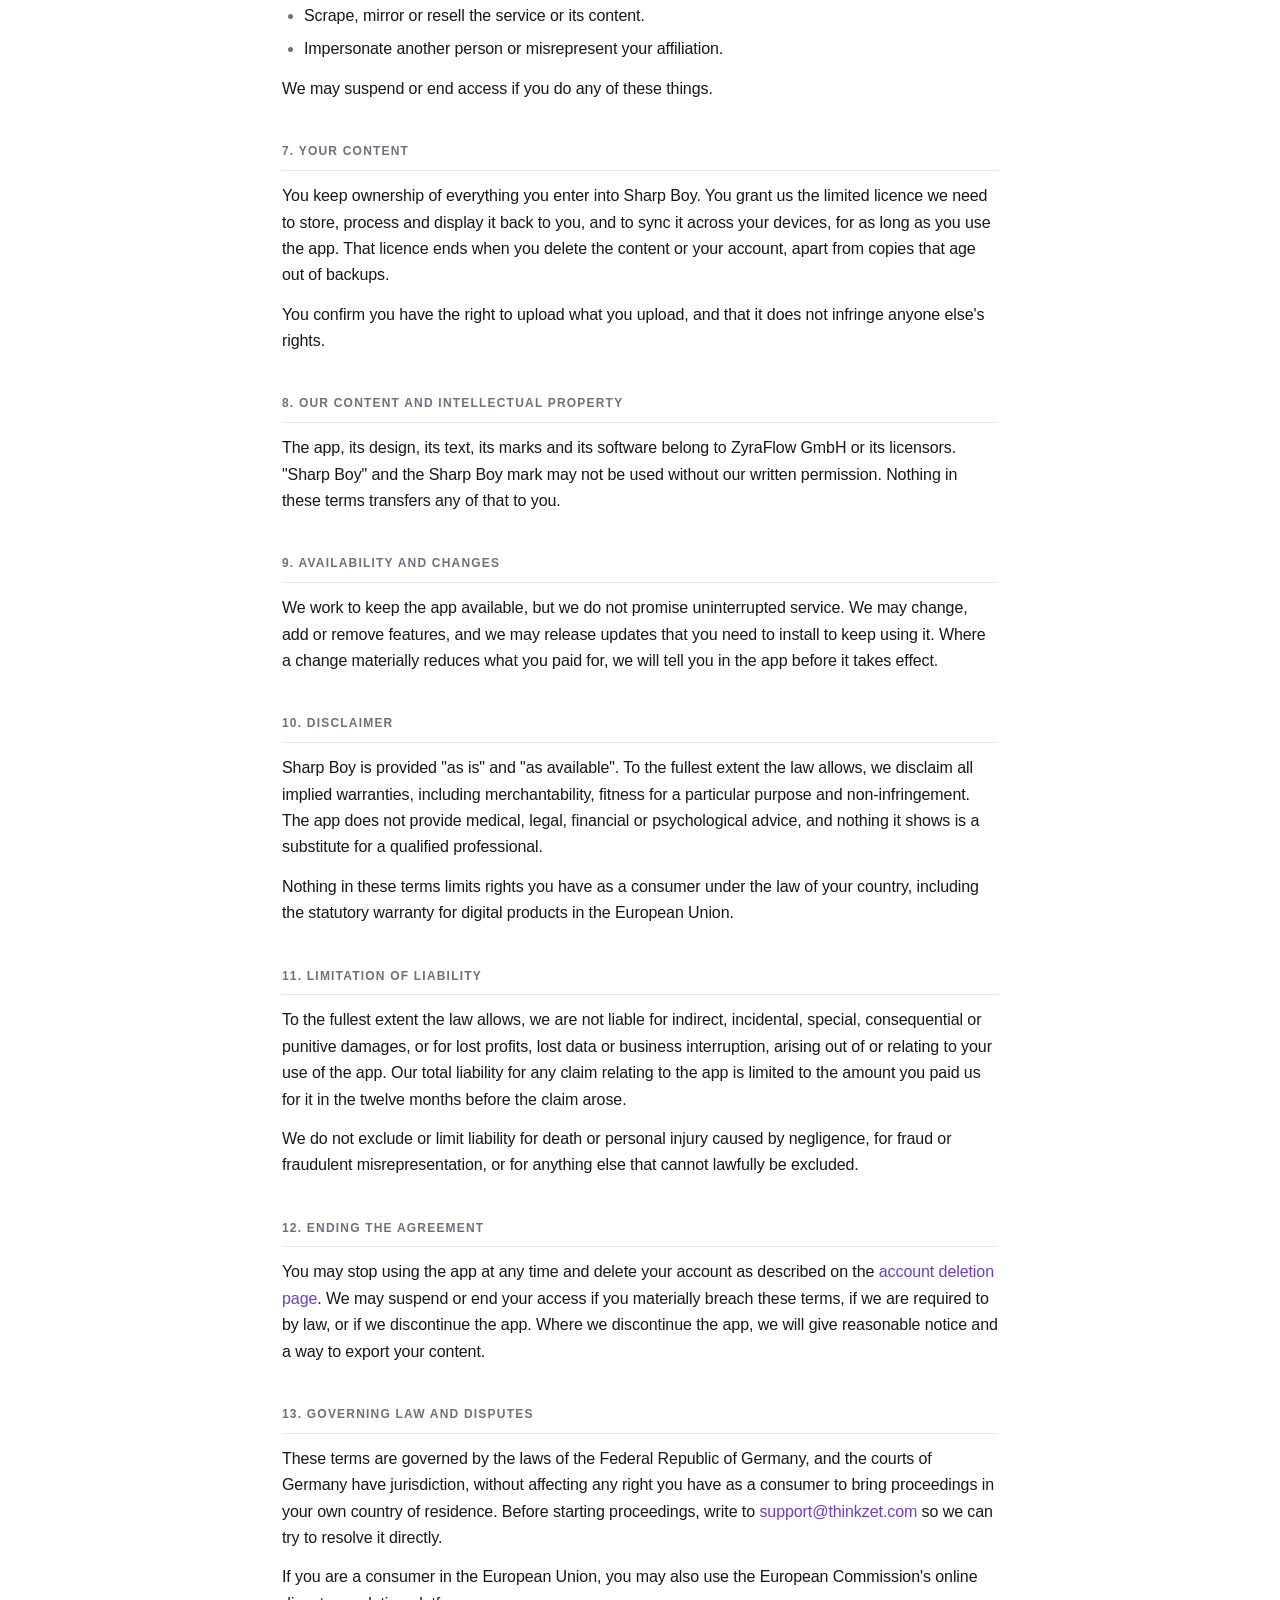
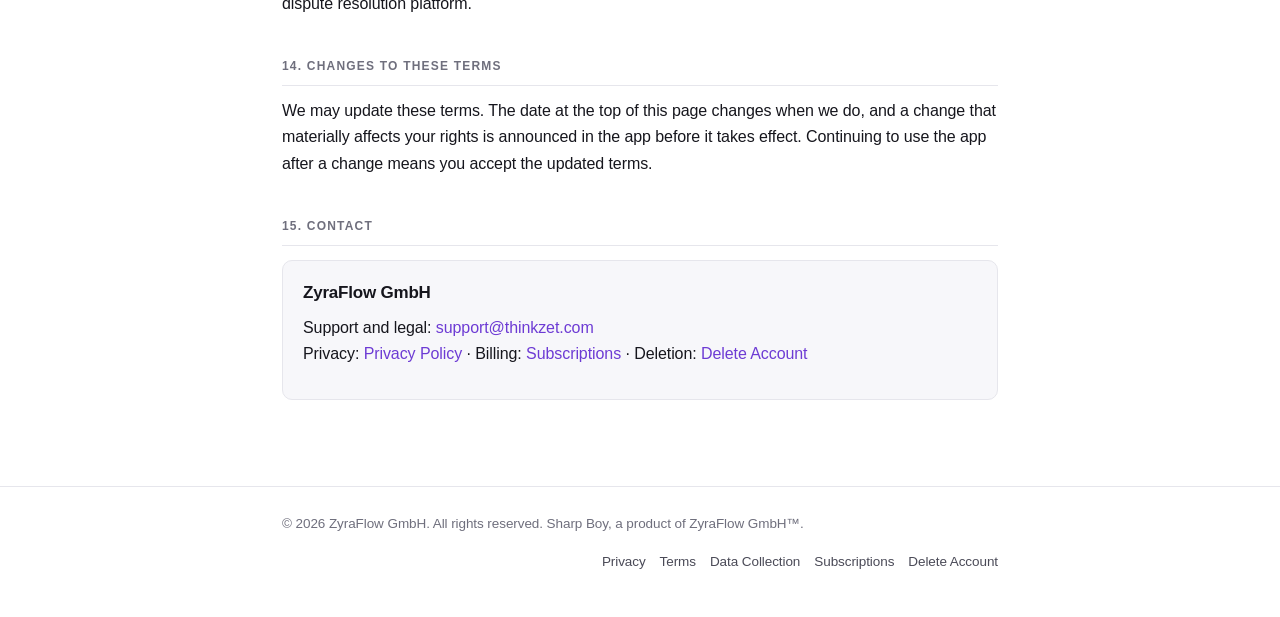
<file: terms.html>
<!DOCTYPE html>
<html lang="en">
<head>
<meta charset="utf-8" />
<meta name="viewport" content="width=device-width, initial-scale=1" />
<title>Sharp Boy – Terms of Service</title>
<meta name="description" content="The agreement between you and ZyraFlow GmbH for using the Sharp Boy app, including licence, acceptable use, liability and governing law." />
<link rel="canonical" href="https://interspire.live/sharpboy-legal/terms.html" />
<meta name="robots" content="index, follow" />
<meta name="theme-color" content="#6d3bd4" />
<link rel="stylesheet" href="style.css" />
</head>
<body>
<header class="top">
  <div class="top-in">
    <a class="brand" href="index.html"><span class="mark" aria-hidden="true">S</span>Sharp Boy<span class="by">a product of ZyraFlow GmbH&trade;</span></a>
    <nav aria-label="Legal">
      <a href="privacy.html">Privacy</a>
      <a href="terms.html" aria-current="page">Terms</a>
      <a href="data-collection.html">Data Collection</a>
      <a href="subscriptions.html">Subscriptions</a>
      <a href="account-deletion.html">Delete Account</a>
    </nav>
  </div>
</header>

<main class="wrap">
  <h1>Terms of Service</h1>
  <p class="lede">These terms are the agreement between you and ZyraFlow GmbH for using the Sharp Boy app. They sit alongside the Privacy Policy, which explains what happens to your data.</p>
  <p class="meta">Applies to <strong>Sharp Boy</strong> · Bundle ID <strong>com.zyraflow.sharpboy</strong> · Operated by <strong>ZyraFlow GmbH</strong> · Last updated <strong>15 November 2026</strong></p>

  <h2>1. Accepting these terms</h2>
  <p>By downloading, installing or using Sharp Boy you agree to these terms. If you do not agree, do not use the app. If you use the app on behalf of an organisation, you confirm you have authority to accept these terms for it.</p>

  <h2>2. Who may use it</h2>
  <p>You must be at least 13 years old, or the minimum age of digital consent where you live, whichever is higher. If you are under the age of majority in your country, you may use the app only with the involvement of a parent or guardian.</p>

  <h2>3. Your licence</h2>
  <p>We grant you a personal, non-exclusive, non-transferable, revocable licence to use Sharp Boy on devices you own or control, for your own non-commercial use, subject to the rules of the App Store or Google Play you downloaded it from. We keep all rights not expressly granted here.</p>
  <p>You may not copy, sell, rent, sublicense, reverse engineer, decompile, extract the source code of, or create derivative works from the app, except where that restriction is prohibited by law.</p>

  <h2>4. Your account</h2>
  <ul>
    <li>You are responsible for keeping your sign-in credentials confidential and for activity under your account.</li>
    <li>Give accurate information, and keep it current.</li>
    <li>Tell us at <a href="mailto:support@thinkzet.com">support@thinkzet.com</a> if you believe your account has been used without your permission.</li>
    <li>One person, one account. Do not share an account or resell access to it.</li>
  </ul>

  <h2>5. Subscriptions and payment</h2>
  <p>Sharp Boy Premium is sold through the App Store or Google Play, not by us directly. Price, renewal, cancellation and refunds are set out in the <a href="subscriptions.html">subscription and billing terms</a>, which form part of these terms. The store's own terms also apply to the transaction.</p>

  <h2>6. Acceptable use</h2>
  <p>Do not use Sharp Boy to:</p>
  <ul>
    <li>Break any law, or infringe anyone's rights.</li>
    <li>Upload content that is unlawful, hateful, harassing, defamatory, or that sexualises a minor.</li>
    <li>Upload malware, or attempt to gain unauthorised access to the app, its servers or another person's account.</li>
    <li>Probe, scan or load-test the service, or interfere with its normal operation.</li>
    <li>Scrape, mirror or resell the service or its content.</li>
    <li>Impersonate another person or misrepresent your affiliation.</li>
  </ul>
  <p>We may suspend or end access if you do any of these things.</p>

  <h2>7. Your content</h2>
  <p>You keep ownership of everything you enter into Sharp Boy. You grant us the limited licence we need to store, process and display it back to you, and to sync it across your devices, for as long as you use the app. That licence ends when you delete the content or your account, apart from copies that age out of backups.</p>
  <p>You confirm you have the right to upload what you upload, and that it does not infringe anyone else's rights.</p>

  <h2>8. Our content and intellectual property</h2>
  <p>The app, its design, its text, its marks and its software belong to ZyraFlow GmbH or its licensors. "Sharp Boy" and the Sharp Boy mark may not be used without our written permission. Nothing in these terms transfers any of that to you.</p>

  <h2>9. Availability and changes</h2>
  <p>We work to keep the app available, but we do not promise uninterrupted service. We may change, add or remove features, and we may release updates that you need to install to keep using it. Where a change materially reduces what you paid for, we will tell you in the app before it takes effect.</p>

  <h2>10. Disclaimer</h2>
  <p>Sharp Boy is provided "as is" and "as available". To the fullest extent the law allows, we disclaim all implied warranties, including merchantability, fitness for a particular purpose and non-infringement. The app does not provide medical, legal, financial or psychological advice, and nothing it shows is a substitute for a qualified professional.</p>
  <p>Nothing in these terms limits rights you have as a consumer under the law of your country, including the statutory warranty for digital products in the European Union.</p>

  <h2>11. Limitation of liability</h2>
  <p>To the fullest extent the law allows, we are not liable for indirect, incidental, special, consequential or punitive damages, or for lost profits, lost data or business interruption, arising out of or relating to your use of the app. Our total liability for any claim relating to the app is limited to the amount you paid us for it in the twelve months before the claim arose.</p>
  <p>We do not exclude or limit liability for death or personal injury caused by negligence, for fraud or fraudulent misrepresentation, or for anything else that cannot lawfully be excluded.</p>

  <h2>12. Ending the agreement</h2>
  <p>You may stop using the app at any time and delete your account as described on the <a href="account-deletion.html">account deletion page</a>. We may suspend or end your access if you materially breach these terms, if we are required to by law, or if we discontinue the app. Where we discontinue the app, we will give reasonable notice and a way to export your content.</p>

  <h2>13. Governing law and disputes</h2>
  <p>These terms are governed by the laws of the Federal Republic of Germany, and the courts of Germany have jurisdiction, without affecting any right you have as a consumer to bring proceedings in your own country of residence. Before starting proceedings, write to <a href="mailto:support@thinkzet.com">support@thinkzet.com</a> so we can try to resolve it directly.</p>
  <p>If you are a consumer in the European Union, you may also use the European Commission's online dispute resolution platform.</p>

  <h2>14. Changes to these terms</h2>
  <p>We may update these terms. The date at the top of this page changes when we do, and a change that materially affects your rights is announced in the app before it takes effect. Continuing to use the app after a change means you accept the updated terms.</p>

  <h2>15. Contact</h2>
  <div class="card tint">
    <h3>ZyraFlow GmbH</h3>
    <p>Support and legal: <a href="mailto:support@thinkzet.com">support@thinkzet.com</a><br />
    Privacy: <a href="privacy.html">Privacy Policy</a> · Billing: <a href="subscriptions.html">Subscriptions</a> · Deletion: <a href="account-deletion.html">Delete Account</a></p>
  </div>
</main>

<footer>
  <div class="wrap">
    <span>&copy; 2026 ZyraFlow GmbH. All rights reserved. Sharp Boy, a product of ZyraFlow GmbH&trade;.</span>
    <nav aria-label="Footer">
      <a href="privacy.html">Privacy</a>
      <a href="terms.html">Terms</a>
      <a href="data-collection.html">Data Collection</a>
      <a href="subscriptions.html">Subscriptions</a>
      <a href="account-deletion.html">Delete Account</a>
    </nav>
  </div>
</footer>
</body>
</html>
</file>
<file: style.css>
:root {
  --bg: #ffffff;
  --ink: #16161d;
  --ink2: #4a4a57;
  --muted: #6f6f7d;
  --line: #e6e6ec;
  --tint: #f7f7fa;
  --accent: #6d3bd4;
  --accent-soft: #f2ecfd;
  --radius: 10px;
  --max: 760px;
}

* { box-sizing: border-box; }

html { -webkit-text-size-adjust: 100%; }

body {
  margin: 0;
  background: var(--bg);
  color: var(--ink);
  font: 16px/1.65 -apple-system, BlinkMacSystemFont, "Segoe UI", Inter, Roboto, Helvetica, Arial, sans-serif;
  letter-spacing: -0.005em;
}

a { color: var(--accent); text-decoration: none; }
a:hover { text-decoration: underline; }
a:focus-visible, button:focus-visible {
  outline: 2px solid var(--accent);
  outline-offset: 2px;
  border-radius: 4px;
}

.wrap { max-width: var(--max); margin: 0 auto; padding: 0 22px; }

header.top {
  border-bottom: 1px solid var(--line);
  background: rgba(255, 255, 255, 0.92);
  position: sticky;
  top: 0;
  z-index: 10;
  backdrop-filter: saturate(1.4) blur(8px);
}

.top-in {
  max-width: var(--max);
  margin: 0 auto;
  padding: 14px 22px;
  display: flex;
  align-items: center;
  gap: 14px;
  flex-wrap: wrap;
}

.brand {
  display: inline-flex;
  align-items: center;
  gap: 10px;
  font-weight: 700;
  font-size: 15px;
  color: var(--ink);
  letter-spacing: -0.01em;
}

.brand:hover { text-decoration: none; }

.brand .by {
  font-size: 11px;
  font-weight: 600;
  letter-spacing: 0.02em;
  color: var(--muted);
  padding-left: 10px;
  margin-left: 2px;
  border-left: 1px solid var(--line);
  line-height: 1.2;
  white-space: nowrap;
}

.mark {
  width: 26px;
  height: 26px;
  border-radius: 8px;
  background: linear-gradient(145deg, #8b5cf6, #6d3bd4);
  color: #fff;
  display: inline-flex;
  align-items: center;
  justify-content: center;
  font-weight: 800;
  font-size: 13px;
  flex: 0 0 auto;
}

.top nav {
  margin-left: auto;
  display: flex;
  gap: 4px;
  flex-wrap: wrap;
  font-size: 14px;
}

.top nav a {
  color: var(--ink2);
  padding: 6px 11px;
  border-radius: 6px;
  border: 1px solid transparent;
}

.top nav a:hover { background: var(--tint); text-decoration: none; }
.top nav a[aria-current="page"] {
  color: var(--accent);
  background: var(--accent-soft);
  border-color: #e0d3fb;
}

main.wrap { padding-top: 40px; padding-bottom: 72px; }

h1 {
  font-size: 34px;
  line-height: 1.15;
  letter-spacing: -0.025em;
  margin: 0 0 10px;
  font-weight: 760;
}

.lede {
  font-size: 17px;
  color: var(--ink2);
  margin: 0 0 6px;
  max-width: 62ch;
}

.meta {
  font-size: 13px;
  color: var(--muted);
  margin: 14px 0 0;
  padding: 10px 14px;
  background: var(--tint);
  border: 1px solid var(--line);
  border-radius: var(--radius);
  display: inline-block;
}

h2 {
  font-size: 12px;
  font-weight: 700;
  letter-spacing: 0.1em;
  text-transform: uppercase;
  color: var(--muted);
  margin: 40px 0 12px;
  padding-bottom: 8px;
  border-bottom: 1px solid var(--line);
}

h3 {
  font-size: 17px;
  font-weight: 680;
  letter-spacing: -0.012em;
  margin: 26px 0 8px;
}

p { margin: 0 0 13px; }
ul, ol { margin: 0 0 14px; padding-left: 22px; }
li { margin: 6px 0; }
li::marker { color: var(--muted); }

strong { font-weight: 660; }

table {
  width: 100%;
  border-collapse: collapse;
  margin: 8px 0 18px;
  font-size: 14.5px;
  border: 1px solid var(--line);
  border-radius: var(--radius);
  overflow: hidden;
}

th, td {
  text-align: left;
  padding: 11px 13px;
  border-bottom: 1px solid var(--line);
  vertical-align: top;
}

th {
  background: var(--tint);
  font-size: 11.5px;
  letter-spacing: 0.07em;
  text-transform: uppercase;
  color: var(--muted);
  font-weight: 700;
}

tr:last-child td { border-bottom: 0; }

.card {
  border: 1px solid var(--line);
  border-radius: var(--radius);
  padding: 18px 20px;
  margin: 14px 0;
  background: var(--bg);
}

.card.tint { background: var(--tint); }

.card h3 { margin-top: 0; }

.steps { counter-reset: s; list-style: none; padding-left: 0; }
.steps li {
  counter-increment: s;
  position: relative;
  padding-left: 38px;
  margin: 12px 0;
}
.steps li::before {
  content: counter(s);
  position: absolute;
  left: 0;
  top: 1px;
  width: 24px;
  height: 24px;
  border-radius: 50%;
  background: var(--accent-soft);
  color: var(--accent);
  font-size: 12.5px;
  font-weight: 700;
  display: flex;
  align-items: center;
  justify-content: center;
}

.note {
  font-size: 14px;
  color: var(--ink2);
  border-left: 3px solid var(--accent);
  background: var(--accent-soft);
  padding: 12px 16px;
  border-radius: 0 var(--radius) var(--radius) 0;
  margin: 16px 0;
}

footer {
  border-top: 1px solid var(--line);
  padding: 26px 0 44px;
  font-size: 13.5px;
  color: var(--muted);
}

footer .wrap { display: flex; gap: 16px; flex-wrap: wrap; align-items: center; }
footer nav { margin-left: auto; display: flex; gap: 14px; flex-wrap: wrap; }
footer a { color: var(--ink2); }

/* A table becomes a stack of labelled rows on a phone, so no cell is a narrow column. */
@media (max-width: 640px) {
  table, thead, tbody, tr, th, td { display: block; }
  thead { position: absolute; width: 1px; height: 1px; overflow: hidden; clip: rect(0 0 0 0); white-space: nowrap; }
  table { border: 0; }
  tr {
    border: 1px solid var(--line);
    border-radius: var(--radius);
    padding: 4px 0;
    margin: 0 0 12px;
    background: var(--bg);
  }
  td {
    border: 0;
    padding: 8px 14px;
    display: grid;
    grid-template-columns: minmax(0, 1fr);
    gap: 2px;
  }
  td + td { border-top: 1px solid var(--line); }
  td[data-l]::before {
    content: attr(data-l);
    font-size: 10.5px;
    font-weight: 700;
    letter-spacing: 0.08em;
    text-transform: uppercase;
    color: var(--muted);
    line-height: 1.3;
  }
  td[data-l=""]::before { content: none; }
  td code { word-break: break-all; }
}

@media (max-width: 560px) {
  h1 { font-size: 27px; }
  .lede { font-size: 16px; }
  main.wrap { padding-top: 28px; padding-bottom: 56px; }
  .top nav { width: 100%; margin-left: 0; }
  .brand .by { font-size: 10.5px; padding-left: 8px; }
  th, td { padding: 9px 10px; font-size: 13.5px; }
}
</file>
